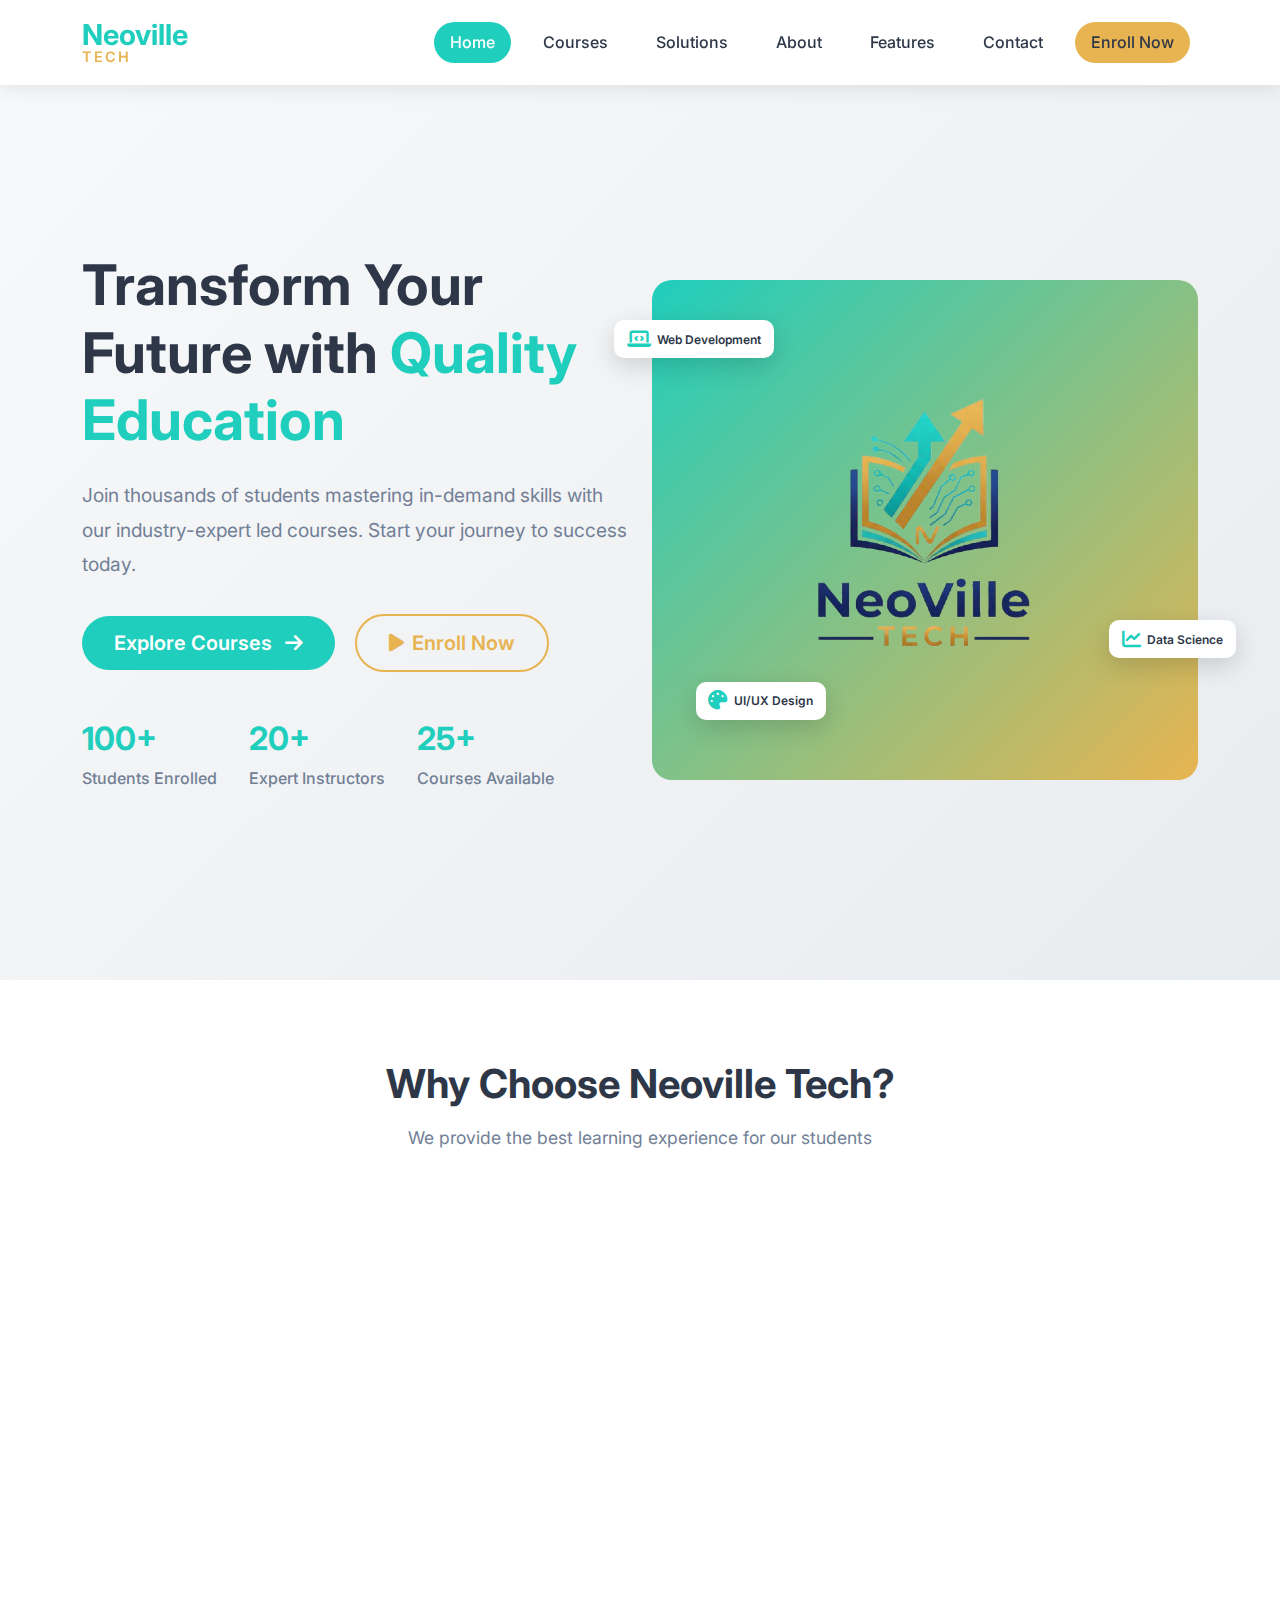
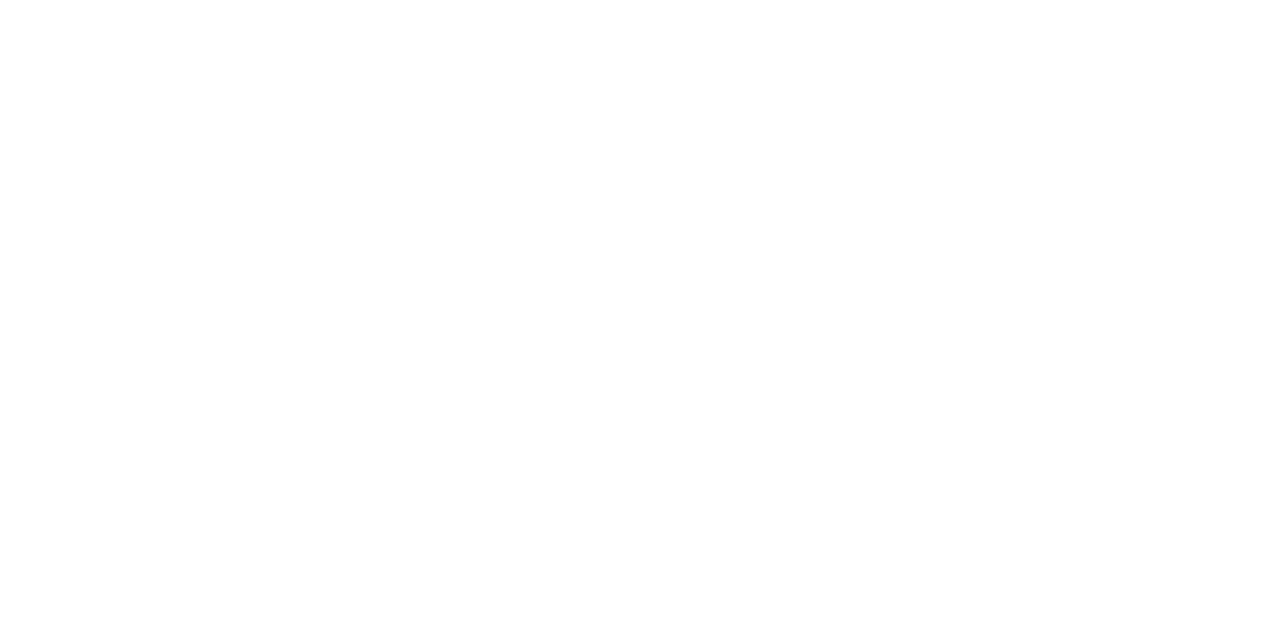
<file: index.html>
<!DOCTYPE html>
<html lang="en">
<head>
    <meta charset="UTF-8">
    <meta name="viewport" content="width=device-width, initial-scale=1.0">
    <title>Neoville Tech - Quality Education</title>
    
    <!-- Bootstrap CSS -->
    <link href="https://cdn.jsdelivr.net/npm/bootstrap@5.3.0/dist/css/bootstrap.min.css" rel="stylesheet">
    
    <!-- Font Awesome -->
    <link rel="stylesheet" href="https://cdnjs.cloudflare.com/ajax/libs/font-awesome/6.4.0/css/all.min.css">
    
    <!-- Google Fonts -->
    <link href="https://fonts.googleapis.com/css2?family=Inter:wght@300;400;500;600;700&display=swap" rel="stylesheet">
    
    <!-- Custom CSS -->
    <link rel="stylesheet" href="css/style.css">
</head>
<body>
    <!-- Navigation Bar -->
    <nav class="navbar navbar-expand-lg navbar-light fixed-top custom-navbar">
        <div class="container">
            <!-- Logo -->
            <a class="navbar-brand" href="assets/l1.png">
                <div class="logo-container">
                    <span class="logo-text">Neoville</span>
                    <span class="logo-subtext">TECH</span>
                </div>
            </a>
            
            <!-- Mobile Toggle -->
            <button class="navbar-toggler" type="button" data-bs-toggle="collapse" data-bs-target="#navbarNav">
                <span class="navbar-toggler-icon"></span>
            </button>
            
            <!-- Navigation Links -->
            <div class="collapse navbar-collapse" id="navbarNav">
                <ul class="navbar-nav ms-auto">
                    <li class="nav-item">
                        <a class="nav-link active" href="#home">Home</a>
                    </li>
                    <li class="nav-item">
                        <a class="nav-link" href="course.html">Courses</a>
                    </li>
                    <li class="nav-item">
        <a class="nav-link" href="solutions.html">Solutions</a>
    </li>
                    <li class="nav-item">
                        <a class="nav-link" href="about.html">About</a>
                    </li>
                    <li class="nav-item">
                        <a class="nav-link" href="#features">Features</a>
                    </li>
                    <li class="nav-item">
                        <a class="nav-link" href="contact.html">Contact</a>
                    </li>
                    <li class="nav-item">
                        <a class="nav-link btn-enroll" href="https://forms.gle/oSf9urSXXgbt8WV78">Enroll Now</a>
                    </li>
                </ul>
            </div>
        </div>
    </nav>

    <!-- Hero Section -->
    <section id="home" class="hero-section">
        <div class="container">
            <div class="row align-items-center min-vh-100">
                <div class="col-lg-6">
                    <div class="hero-content">
                        <h1 class="hero-title">
                            Transform Your Future with 
                            <span class="text-highlight">Quality Education</span>
                        </h1>
                        <p class="hero-description">
                            Join thousands of students mastering in-demand skills with our industry-expert led courses. 
                            Start your journey to success today.
                        </p>
                       <div class="hero-buttons">
  <a href="course.html" class="btn btn-primary btn-lg me-3">
    Explore Courses <i class="fas fa-arrow-right ms-2"></i>
  </a>

   <a href="https://forms.gle/oSf9urSXXgbt8WV78"  class="btn btn-outline-secondary btn-lg">
    <i class="fas fa-play me-2"></i>Enroll Now
    </a>
</div>
                        <div class="hero-stats mt-5">
                            <div class="stat-item">
                                <h3>100+</h3>
                                <p>Students Enrolled</p>
                            </div>
                            <div class="stat-item">
                                <h3>20+</h3>
                                <p>Expert Instructors</p>
                            </div>
                            <div class="stat-item">
                                <h3>25+</h3>
                                <p>Courses Available</p>
                            </div>
                        </div>
                    </div>
                </div>
                <div class="col-lg-6">
                    <div class="hero-image">
    <!-- Main content -->
    <div class="main-hero-img">
        <div class="graduation-cap-ontainer">
            <img src="assets/l1.png" 
             alt="Students learning programming at Neoville Tech"
             class="hero-main-img">
        </div>
    </div>
    
    <!-- Floating cards -->
    <div class="floating-card card-1">
        <i class="fas fa-laptop-code"></i>
        <span>Web Development</span>
    </div>
    <div class="floating-card card-2">
        <i class="fas fa-chart-line"></i>
        <span>Data Science</span>
    </div>
    <div class="floating-card card-3">
        <i class="fas fa-palette"></i>
        <span>UI/UX Design</span>
    </div>
</div>
                </div>
            </div>
        </div>
    </section>
<style>
.hero-image {
    position: relative;
    height: 500px;
    width: 100%;
}

.main-hero-img {
    width: 100%;
    height: 100%;
    background: linear-gradient(135deg, var(--primary-color), var(--secondary-color));
    border-radius: 20px;
    display: flex;
    align-items: center;
    justify-content: center;
    position: relative;
}

.graduation-cap-container {
    width: 90px;
    height: 90px;
    background: rgba(255, 255, 255, 0.1);
    border-radius: 50%;
    display: flex;
    align-items: center;
    justify-content: center;
    border: 2px solid rgba(255, 255, 255, 0.2);
}
 
.floating-card {
    position: absolute;
    background: white;
    padding: 0.6rem 0.8rem;
    border-radius: 10px;
    box-shadow: 0 8px 25px rgba(0, 0, 0, 0.15);
    display: flex;
    align-items: center;
    gap: 0.4rem;
    font-weight: 600;
    font-size: 0.75rem;
    z-index: 50;
    animation: float 3s ease-in-out infinite;
    min-width: 110px;
}

.card-1 { top: 8%; left: -7%; animation-delay: 0s; }
.card-2 { top: 68%; right: -7%; animation-delay: 1.5s; }
.card-3 { bottom: 12%; left: 8%; animation-delay: 0.8s; }

@keyframes float {
    0%, 100% { transform: translateY(0); }
    50% { transform: translateY(-12px); }
}</style>
    <!-- Features Section -->
    <section id="features" class="features-section">
        <div class="container">
            <div class="section-header text-center">
                <h2>Why Choose Neoville Tech?</h2>
                <p>We provide the best learning experience for our students</p>
            </div>
            <div class="row">
                <div class="col-md-4 feature-card">
                    <div class="feature-icon">
                        <i class="fas fa-user-tie"></i>
                    </div>
                    <h4>Expert Instructors</h4>
                    <p>Learn from industry professionals with years of experience</p>
                </div>
                <div class="col-md-4 feature-card">
                    <div class="feature-icon">
                        <i class="fas fa-certificate"></i>
                    </div>
                    <h4>Certification</h4>
                    <p>Get recognized certificates that boost your career</p>
                </div>
                <div class="col-md-4 feature-card">
                    <div class="feature-icon">
                        <i class="fas fa-briefcase"></i>
                    </div>
                    <h4>Career Support</h4>
                    <p>Get job placement assistance and career guidance</p>
                </div>
            </div>
        </div>
    </section>
    <!-- Contact Info & Social Section -->
<section class="contact-social-section">
    <div class="container">
        <div class="row">
            <!-- Company Info -->
            <div class="col-lg-4">
                <div class="company-info">
                    <div class="logo-container mb-4">
                        <span class="logo-text">Neoville</span>
                        <span class="logo-subtext">TECH</span>
                    </div>
                    <p class="company-description">
                        Transforming education through innovative learning solutions. 
                        Empowering students with industry-relevant skills for a brighter future.
                    </p>
                    <div class="contact-details">
                        <div class="contact-item">
                            <i class="fas fa-envelope"></i>
                            <span>neovilletech@gmail.com</span>
                        </div>
                        <div class="contact-item">
                            <i class="fas fa-phone"></i>
                            <span>+91 63742 29060</span>
                        </div>
                        <div class="contact-item">
                            <i class="fas fa-map-marker-alt"></i>
                            <span>4th cross victoria nagar, Pondicherry</span>
                        </div>
                    </div>
                </div>
            </div>

            <!-- Quick Links -->
            <div class="col-lg-2">
                <div class="quick-links">
                    <h5>Quick Links</h5>
                    <ul>
                        <li><a href="index.html">Home</a></li>
                        <li><a href="course.html">Courses</a></li>
                        <li><a href="about.html">About Us</a></li>
                        <li><a href="#features">Features</a></li>
                        <li><a href="contact.html">Contact</a></li>
                    </ul>
                </div>
            </div>

            <!-- Courses Links -->
            <div class="col-lg-3">
                <div class="courses-links">
                    <h5>Popular Courses</h5>
                    <ul>
                        <li><a href="course.html">Web Development</a></li>
                        <li><a href="course.html">Data Science</a></li>
                        <li><a href="course.html">UI/UX Design</a></li>
                        <li><a href="course.html">Digital Marketing</a></li>
                        <li><a href="course.html">Mobile Development</a></li>
                    </ul>
                </div>
            </div>

            <!-- Social Media -->
            <div class="col-lg-3">
                <div class="social-media">
                    <h5>Follow Us</h5>
                    <p>Stay connected with us on social media</p>
                    <div class="social-icons">
                        <a href="#" class="social-icon linkedin">
                            <i class="fab fa-linkedin-in"></i>
                        </a>
                        <a href="#" class="social-icon instagram">
                            <i class="fab fa-instagram"></i>
                        </a>
                        
                    </div>
                    
                    <!-- Newsletter -->
                    <div class="newsletter mt-4">
                        <h6>Newsletter</h6>
                        <p>Subscribe to get updates on new courses</p>
                        <div class="newsletter-form">
                            <input type="email" placeholder="Enter your email" class="form-control">
                            <button class="btn btn-primary mt-2">Enroll Now</button>
                        </div>
                    </div>
                </div>
            </div>
        </div>
        
        <!-- Copyright -->
        <div class="row mt-5">
            <div class="col-12">
                <div class="copyright text-center">
                    <p>&copy; 2024 Neoville Tech. All rights reserved. | <a href="#">Privacy Policy</a> | <a href="#">Terms of Service</a></p>
                </div>
            </div>
        </div>
    </div>
</section>

    <!-- Bootstrap JS -->
    <script src="https://cdn.jsdelivr.net/npm/bootstrap@5.3.0/dist/js/bootstrap.bundle.min.js"></script>
    
    <!-- Custom JS -->
    <script src="js/script.js"></script>
</body>
</html>
</file>
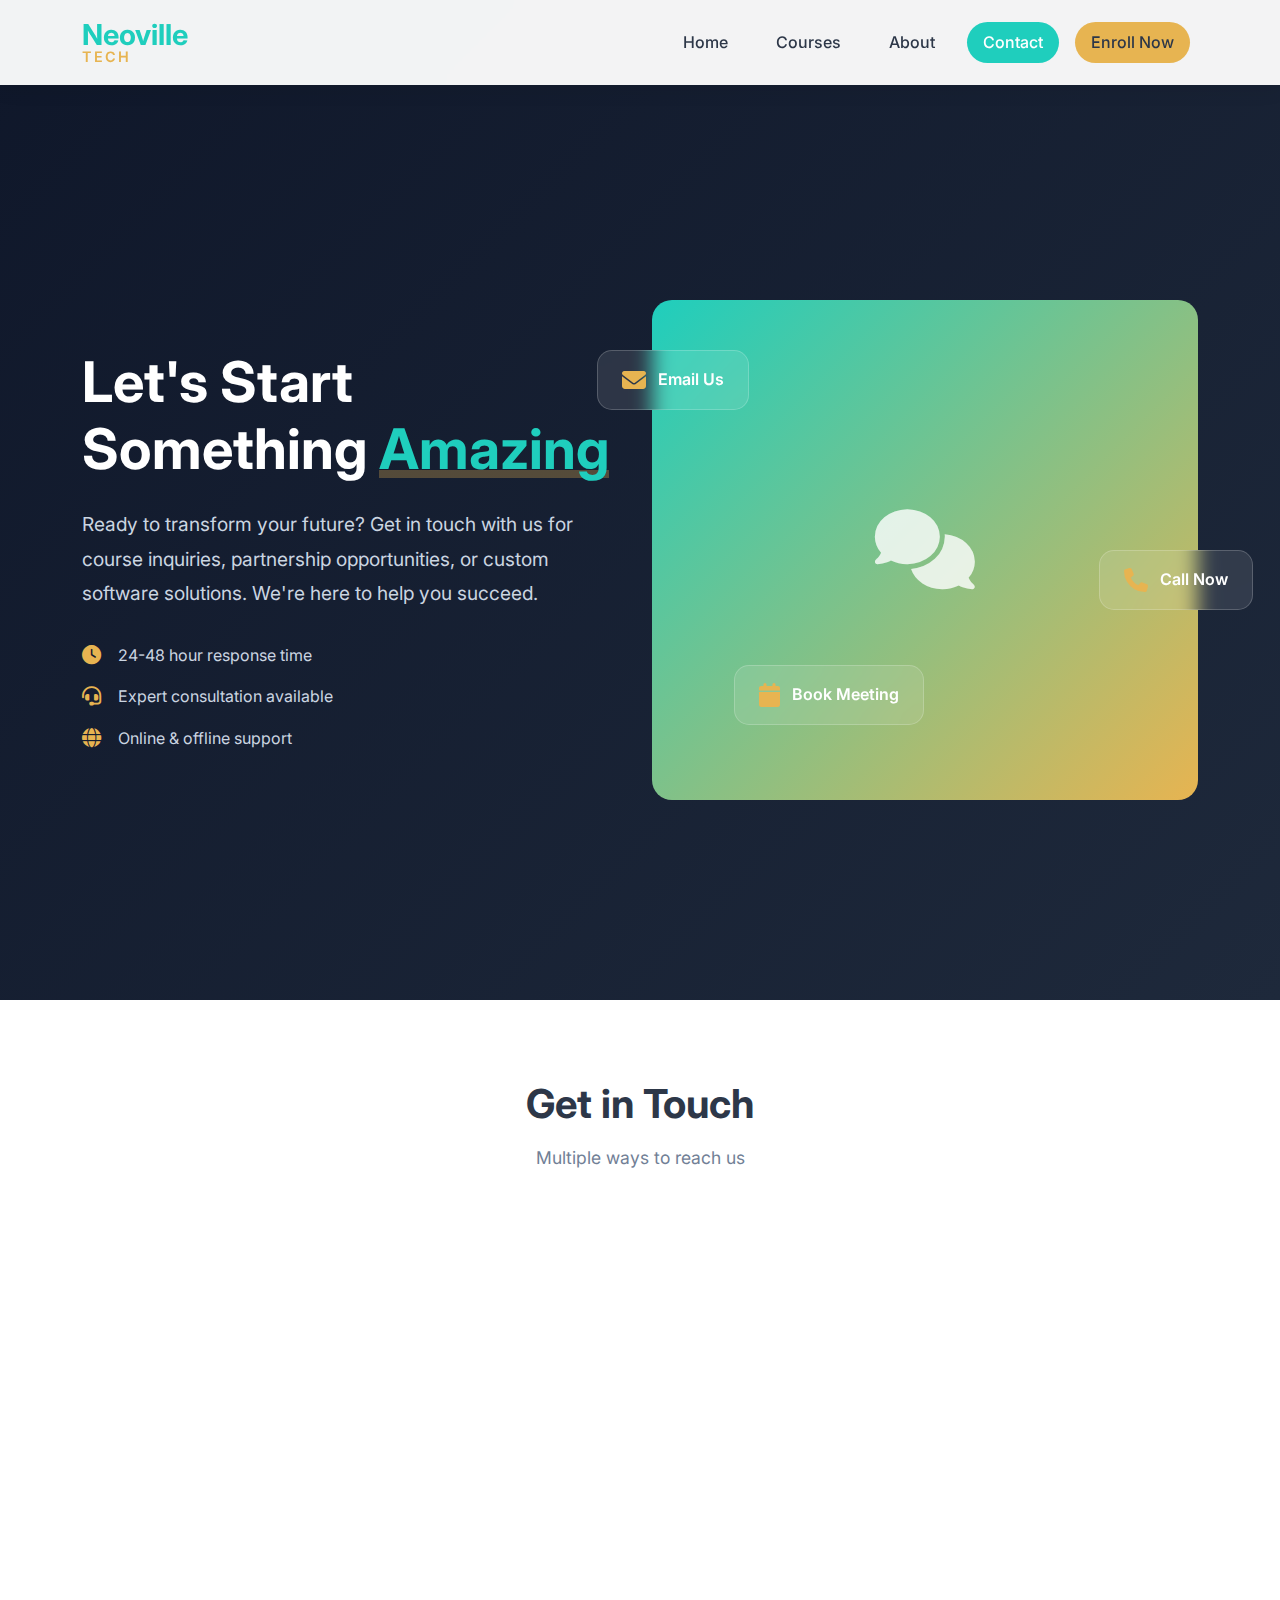
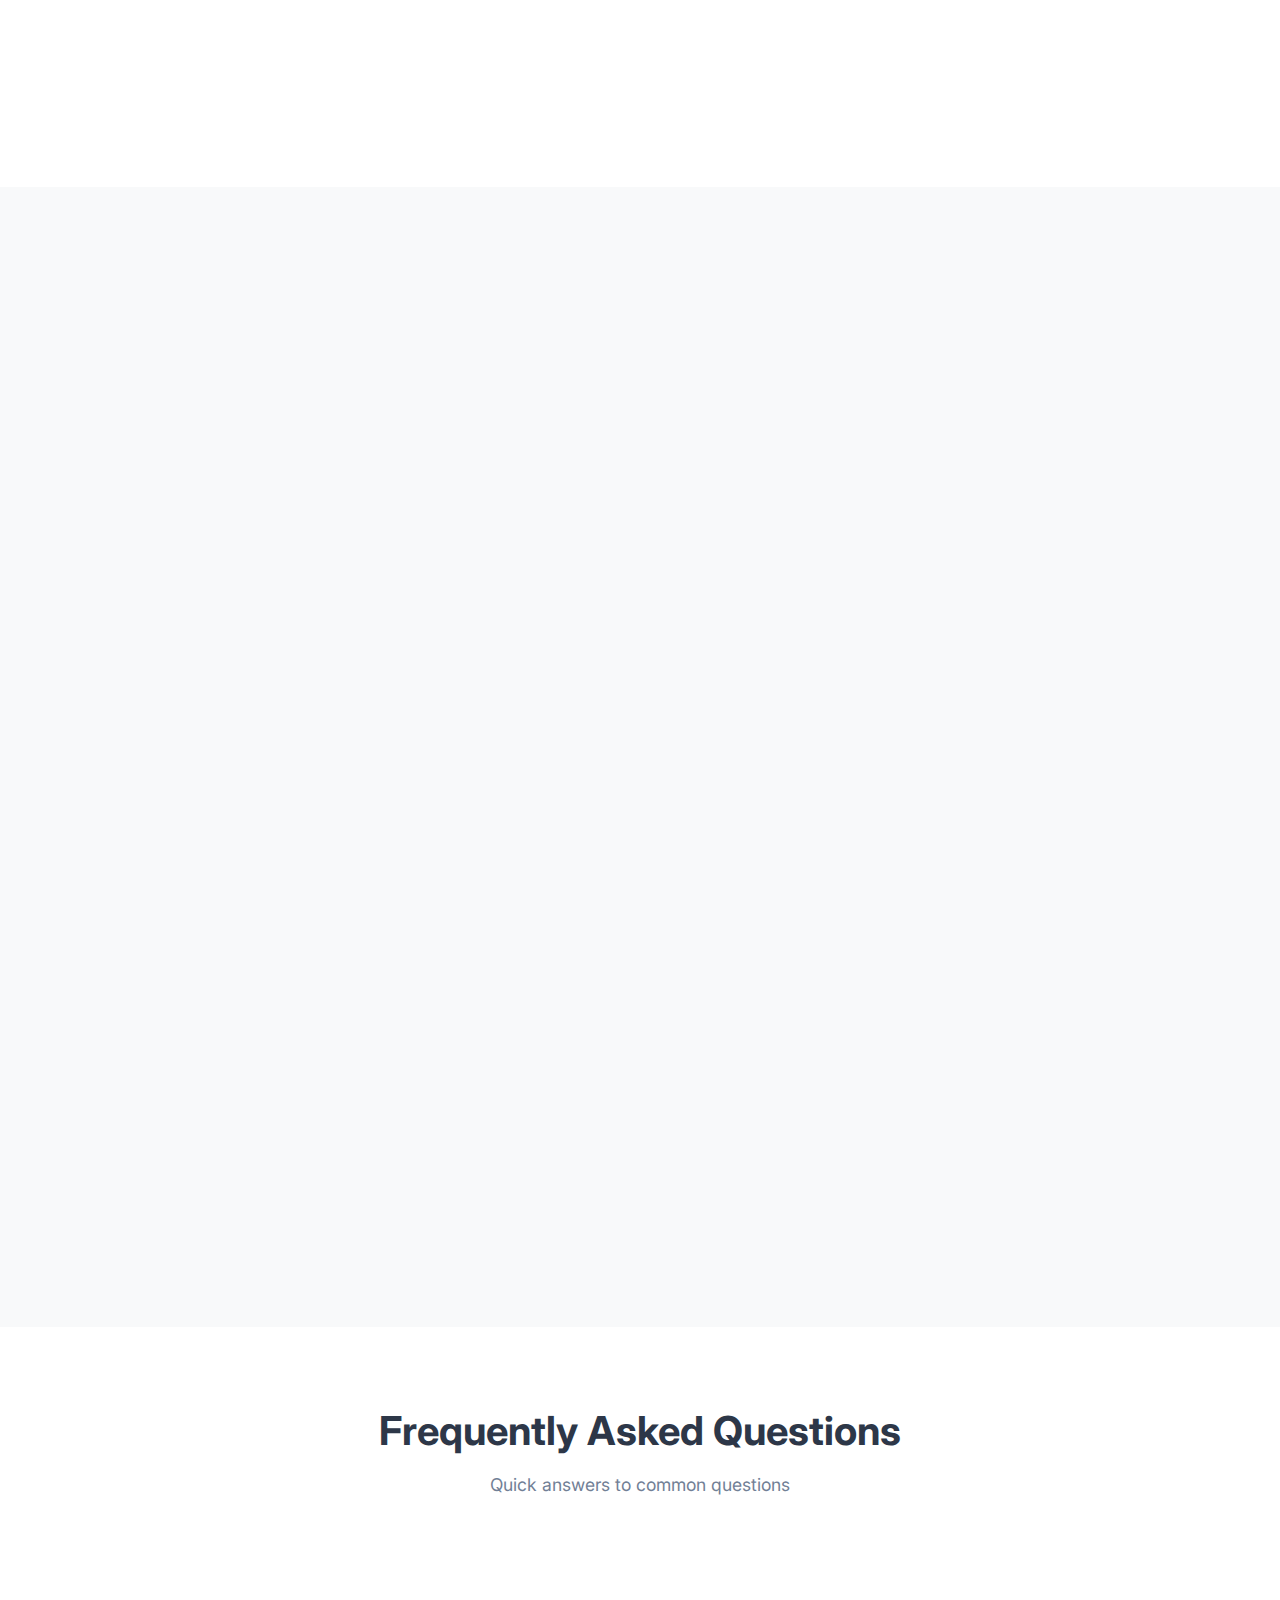
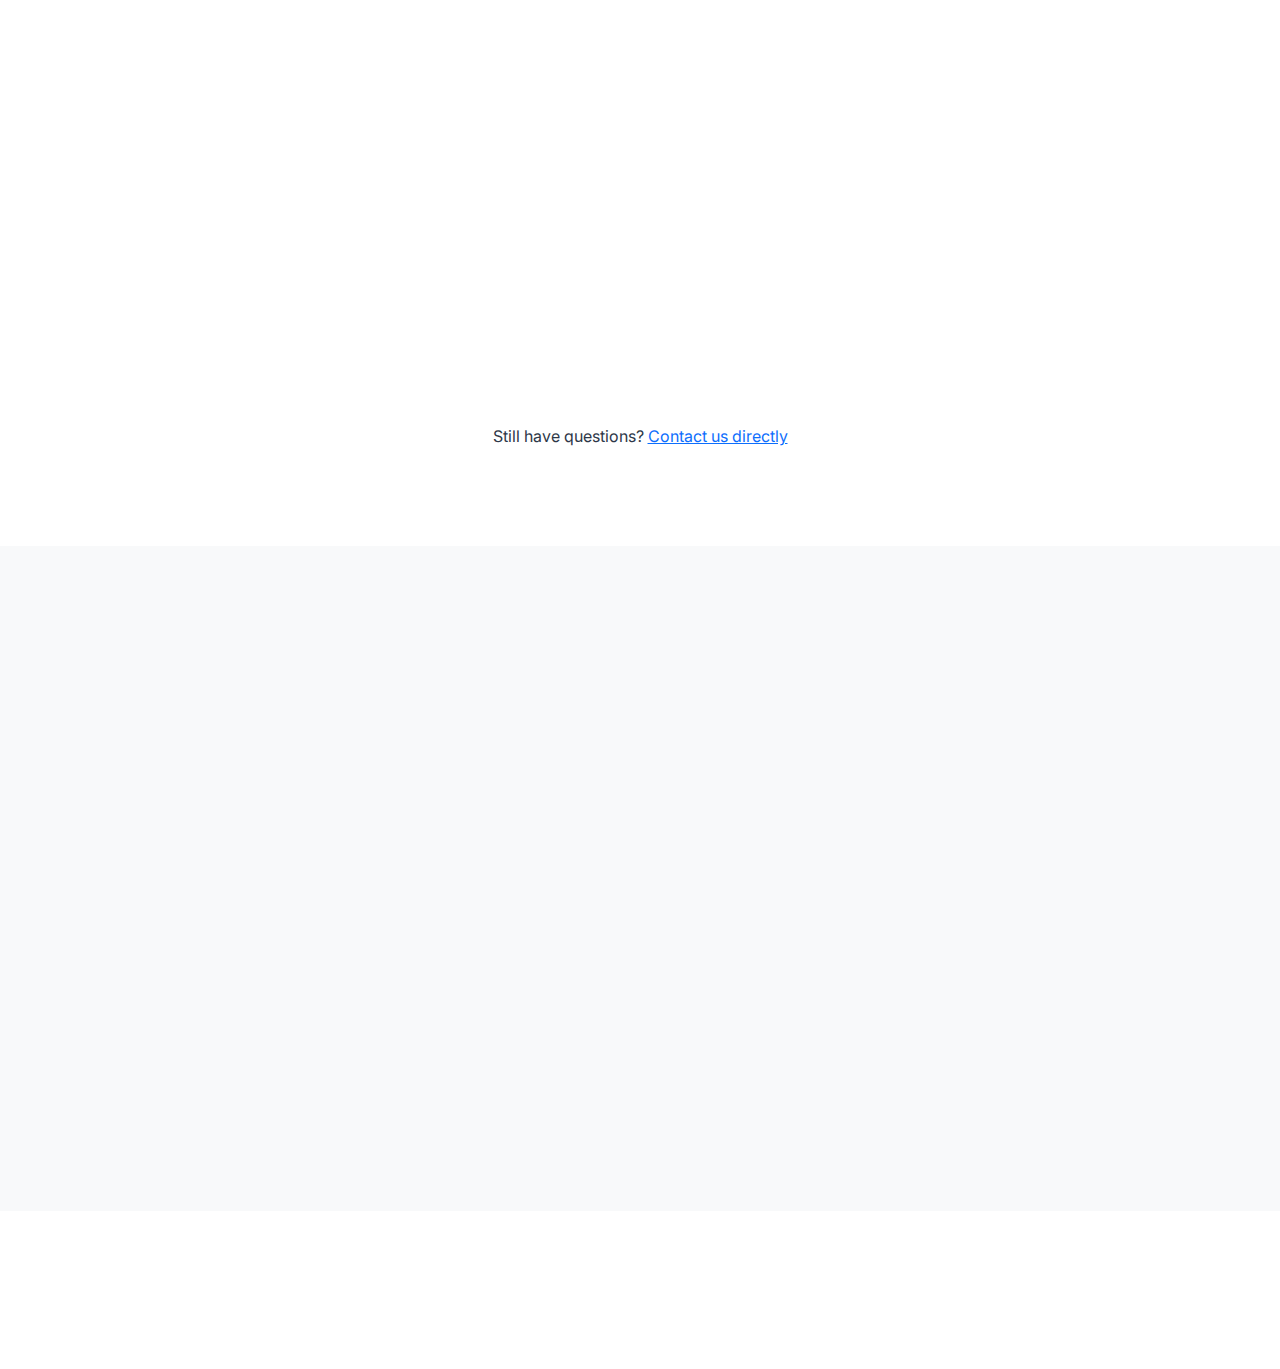
<file: contact.html>
<!DOCTYPE html>
<html lang="en">
<head>
    <meta charset="UTF-8">
    <meta name="viewport" content="width=device-width, initial-scale=1.0">
    <title>Contact Us - Neoville Tech | Get in Touch</title>
    
    <!-- Bootstrap CSS -->
    <link href="https://cdn.jsdelivr.net/npm/bootstrap@5.3.0/dist/css/bootstrap.min.css" rel="stylesheet">
    
    <!-- Font Awesome -->
    <link rel="stylesheet" href="https://cdnjs.cloudflare.com/ajax/libs/font-awesome/6.4.0/css/all.min.css">
    
    <!-- Google Fonts -->
    <link href="https://fonts.googleapis.com/css2?family=Inter:wght@300;400;500;600;700&display=swap" rel="stylesheet">
    
    <!-- Custom CSS -->
    <link rel="stylesheet" href="css/style.css">
    <link rel="stylesheet" href="css/contact.css">
</head>
<body>
    <!-- Navigation Bar -->
    <nav class="navbar navbar-expand-lg navbar-light fixed-top custom-navbar">
        <div class="container">
            <a class="navbar-brand" href="index.html">
                <div class="logo-container">
                    <span class="logo-text">Neoville</span>
                    <span class="logo-subtext">TECH</span>
                </div>
            </a>
            
            <button class="navbar-toggler" type="button" data-bs-toggle="collapse" data-bs-target="#navbarNav">
                <span class="navbar-toggler-icon"></span>
            </button>
            
            <div class="collapse navbar-collapse" id="navbarNav">
                <ul class="navbar-nav ms-auto">
                    <li class="nav-item">
                        <a class="nav-link" href="index.html">Home</a>
                    </li>
                    <li class="nav-item">
                        <a class="nav-link" href="courses.html">Courses</a>
                    </li>
                    <li class="nav-item">
                        <a class="nav-link" href="about.html">About</a>
                    </li>
                    <li class="nav-item">
                        <a class="nav-link active" href="contact.html">Contact</a>
                    </li>
                    <li class="nav-item">
                        <a class="nav-link btn-enroll" href="courses.html">Enroll Now</a>
                    </li>
                </ul>
            </div>
        </div>
    </nav>

    <!-- Contact Hero Section -->
    <section class="contact-hero">
        <div class="container">
            <div class="row align-items-center min-vh-100">
                <div class="col-lg-6">
                    <div class="hero-content">
                        <h1 class="hero-title">
                            Let's Start Something 
                            <span class="text-highlight">Amazing</span>
                        </h1>
                        <p class="hero-description">
                            Ready to transform your future? Get in touch with us for course inquiries, 
                            partnership opportunities, or custom software solutions. We're here to help you succeed.
                        </p>
                        <div class="contact-features">
                            <div class="feature-item">
                                <i class="fas fa-clock"></i>
                                <span>24-48 hour response time</span>
                            </div>
                            <div class="feature-item">
                                <i class="fas fa-headset"></i>
                                <span>Expert consultation available</span>
                            </div>
                            <div class="feature-item">
                                <i class="fas fa-globe"></i>
                                <span>Online & offline support</span>
                            </div>
                        </div>
                    </div>
                </div>
                <div class="col-lg-6">
                    <div class="hero-visual">
                        <div class="contact-method method-1">
                            <i class="fas fa-envelope"></i>
                            <span>Email Us</span>
                        </div>
                        <div class="contact-method method-2">
                            <i class="fas fa-phone"></i>
                            <span>Call Now</span>
                        </div>
                        <div class="contact-method method-3">
                            <i class="fas fa-calendar"></i>
                            <span>Book Meeting</span>
                        </div>
                        <div class="main-visual">
                            <div class="contact-graphic">
                                <i class="fas fa-comments"></i>
                            </div>
                        </div>
                    </div>
                </div>
            </div>
        </div>
    </section>

    <!-- Contact Methods Section -->
    <section class="contact-methods">
        <div class="container">
            <div class="section-header text-center">
                <h2>Get in Touch</h2>
                <p>Multiple ways to reach us</p>
            </div>
            
            <div class="row">
                <div class="col-lg-4">
                    <div class="method-card">
                        <div class="method-icon">
                            <i class="fas fa-envelope"></i>
                        </div>
                        <h4>Email Us</h4>
                        <p>Send us your queries and we'll get back to you within 24 hours</p>
                        <div class="contact-info">
                            <strong>neovilletech@gmail.com</strong>
                        </div>
                        <a href="mailto:info@neovilletech.com" class="btn btn-outline-primary">Send Email</a>
                    </div>
                </div>
                
                <div class="col-lg-4">
                    <div class="method-card">
                        <div class="method-icon">
                            <i class="fas fa-phone"></i>
                        </div>
                        <h4>Call Us</h4>
                        <p>Speak directly with our education consultants</p>
                        <div class="contact-info">
                            <strong>+91 6374229060</strong>
                            <br>
                            <small>Mon-Fri: 9AM-9PM</small>
                        </div>
                        <a href="tel:+91 6374229060" class="btn btn-outline-primary">Call Now</a>
                    </div>
                </div>
                
                <div class="col-lg-4">
                    <div class="method-card">
                        <div class="method-icon">
                            <i class="fas fa-map-marker-alt"></i>
                        </div>
                        <h4>Visit Us</h4>
                        <p>Meet us at our office for a personalized consultation</p>
                        <div class="contact-info">
                            <strong>Thirukkanur main Road</strong><br>
                            <span>Thirukkanur, Pondicherry</span><br>
                            <span>605501</span>
                        </div>
                        <button class="btn btn-outline-primary" onclick="openMap()">Get Directions</button>
                    </div>
                </div>
            </div>
        </div>
    </section>

    <!-- Inquiry Form Section -->
    <section class="inquiry-form">
        <div class="container">
            <div class="row">
                <div class="col-lg-8 mx-auto">
                    <div class="form-container">
                        <div class="form-header text-center">
                            <h2>Send Us a Message</h2>
                            <p>Fill out the form below and we'll get back to you soon</p>
                        </div>
                        
                        <form id="contactForm" class="contact-form">
                            <div class="form-tabs">
                                <button type="button" class="form-tab active" data-form="general">General Inquiry</button>
                                <button type="button" class="form-tab" data-form="course">Course Inquiry</button>
                                <button type="button" class="form-tab" data-form="business">Business Solution</button>
                            </div>
                            
                            <!-- General Inquiry Form -->
                            <div class="form-pane active" id="generalForm">
                                <div class="row">
                                    <div class="col-md-6">
                                        <div class="form-group">
                                            <label for="name">Full Name *</label>
                                            <input type="text" id="name" name="name" class="form-control" required>
                                            <div class="error-message"></div>
                                        </div>
                                    </div>
                                    <div class="col-md-6">
                                        <div class="form-group">
                                            <label for="email">Email Address *</label>
                                            <input type="email" id="email" name="email" class="form-control" required>
                                            <div class="error-message"></div>
                                        </div>
                                    </div>
                                </div>
                                
                                <div class="row">
                                    <div class="col-md-6">
                                        <div class="form-group">
                                            <label for="phone">Phone Number</label>
                                            <input type="tel" id="phone" name="phone" class="form-control">
                                            <div class="error-message"></div>
                                        </div>
                                    </div>
                                    <div class="col-md-6">
                                        <div class="form-group">
                                            <label for="subject">Subject *</label>
                                            <input type="text" id="subject" name="subject" class="form-control" required>
                                            <div class="error-message"></div>
                                        </div>
                                    </div>
                                </div>
                                
                                <div class="form-group">
                                    <label for="message">Message *</label>
                                    <textarea id="message" name="message" rows="5" class="form-control" placeholder="Tell us how we can help you..." required></textarea>
                                    <div class="error-message"></div>
                                </div>
                            </div>
                            
                            <!-- Course Inquiry Form -->
                            <div class="form-pane" id="courseForm">
                                <div class="row">
                                    <div class="col-md-6">
                                        <div class="form-group">
                                            <label for="courseName">Student Name *</label>
                                            <input type="text" id="courseName" name="courseName" class="form-control" required>
                                            <div class="error-message"></div>
                                        </div>
                                    </div>
                                    <div class="col-md-6">
                                        <div class="form-group">
                                            <label for="studentAge">Age/Grade *</label>
                                            <input type="text" id="studentAge" name="studentAge" class="form-control" placeholder="e.g., 14 years or Grade 9" required>
                                            <div class="error-message"></div>
                                        </div>
                                    </div>
                                </div>
                                
                                <div class="row">
                                    <div class="col-md-6">
                                        <div class="form-group">
                                            <label for="parentEmail">Parent/Guardian Email *</label>
                                            <input type="email" id="parentEmail" name="parentEmail" class="form-control" required>
                                            <div class="error-message"></div>
                                        </div>
                                    </div>
                                    <div class="col-md-6">
                                        <div class="form-group">
                                            <label for="parentPhone">Parent/Guardian Phone</label>
                                            <input type="tel" id="parentPhone" name="parentPhone" class="form-control">
                                            <div class="error-message"></div>
                                        </div>
                                    </div>
                                </div>
                                
                                <div class="form-group">
                                    <label for="interestArea">Area of Interest *</label>
                                    <select id="interestArea" name="interestArea" class="form-control" required>
                                        <option value="">Select an area</option>
                                        <option value="ai-robotics">AI & Robotics</option>
                                        <option value="web-development">Web Development</option>
                                        <option value="data-science">Data Science</option>
                                        <option value="cybersecurity">Cybersecurity</option>
                                        <option value="iot-embedded">IoT & Embedded Systems</option>
                                        <option value="stem">STEM Education</option>
                                        <option value="other">Other</option>
                                    </select>
                                    <div class="error-message"></div>
                                </div>
                                
                                <div class="form-group">
                                    <label for="courseMessage">Additional Information</label>
                                    <textarea id="courseMessage" name="courseMessage" rows="4" class="form-control" placeholder="Any specific requirements or questions..."></textarea>
                                    <div class="error-message"></div>
                                </div>
                            </div>
                            
                            <!-- Business Solution Form -->
                            <div class="form-pane" id="businessForm">
                                <div class="row">
                                    <div class="col-md-6">
                                        <div class="form-group">
                                            <label for="companyName">Company Name *</label>
                                            <input type="text" id="companyName" name="companyName" class="form-control" required>
                                            <div class="error-message"></div>
                                        </div>
                                    </div>
                                    <div class="col-md-6">
                                        <div class="form-group">
                                            <label for="contactPerson">Contact Person *</label>
                                            <input type="text" id="contactPerson" name="contactPerson" class="form-control" required>
                                            <div class="error-message"></div>
                                        </div>
                                    </div>
                                </div>
                                
                                <div class="row">
                                    <div class="col-md-6">
                                        <div class="form-group">
                                            <label for="businessEmail">Business Email *</label>
                                            <input type="email" id="businessEmail" name="businessEmail" class="form-control" required>
                                            <div class="error-message"></div>
                                        </div>
                                    </div>
                                    <div class="col-md-6">
                                        <div class="form-group">
                                            <label for="businessPhone">Business Phone</label>
                                            <input type="tel" id="businessPhone" name="businessPhone" class="form-control">
                                            <div class="error-message"></div>
                                        </div>
                                    </div>
                                </div>
                                
                                <div class="form-group">
                                    <label for="serviceType">Required Service *</label>
                                    <select id="serviceType" name="serviceType" class="form-control" required>
                                        <option value="">Select a service</option>
                                        <option value="web-app">Web Application Development</option>
                                        <option value="mobile-app">Mobile App Development</option>
                                        <option value="ecommerce">E-commerce Solution</option>
                                        <option value="custom-software">Custom Software</option>
                                        <option value="consultation">Technical Consultation</option>
                                        <option value="other">Other</option>
                                    </select>
                                    <div class="error-message"></div>
                                </div>
                                
                                <div class="form-group">
                                    <label for="projectDescription">Project Description *</label>
                                    <textarea id="projectDescription" name="projectDescription" rows="4" class="form-control" placeholder="Describe your project requirements, timeline, and budget..." required></textarea>
                                    <div class="error-message"></div>
                                </div>
                            </div>
                            
                            <div class="form-submit">
                                <button type="submit" class="btn btn-primary btn-lg">
                                    <i class="fas fa-paper-plane me-2"></i>
                                    Send Message
                                </button>
                                <div class="form-note">
                                    <small>* Required fields</small>
                                </div>
                            </div>
                        </form>
                    </div>
                </div>
            </div>
        </div>
    </section>

    <!-- FAQ Section -->
    <section class="faq-section">
        <div class="container">
            <div class="section-header text-center">
                <h2>Frequently Asked Questions</h2>
                <p>Quick answers to common questions</p>
            </div>
            
            <div class="row">
                <div class="col-lg-8 mx-auto">
                    <div class="accordion" id="faqAccordion">
                        <div class="accordion-item">
                            <h3 class="accordion-header">
                                <button class="accordion-button" type="button" data-bs-toggle="collapse" data-bs-target="#faq1">
                                    What age groups do you teach?
                                </button>
                            </h3>
                            <div id="faq1" class="accordion-collapse collapse show" data-bs-parent="#faqAccordion">
                                <div class="accordion-body">
                                    We offer programs for students from Grade 6 through college level and working professionals. Our school programs (Grade 6-9) focus on foundational tech skills, while college and professional programs offer advanced specializations.
                                </div>
                            </div>
                        </div>
                        
                        <div class="accordion-item">
                            <h3 class="accordion-header">
                                <button class="accordion-button collapsed" type="button" data-bs-toggle="collapse" data-bs-target="#faq2">
                                    Do you provide placement assistance?
                                </button>
                            </h3>
                            <div id="faq2" class="accordion-collapse collapse" data-bs-parent="#faqAccordion">
                                <div class="accordion-body">
                                    Yes! We have a dedicated placement cell that provides career guidance, resume building, interview preparation, and connects students with our partner companies for internships and job opportunities.
                                </div>
                            </div>
                        </div>
                        
                        <div class="accordion-item">
                            <h3 class="accordion-header">
                                <button class="accordion-button collapsed" type="button" data-bs-toggle="collapse" data-bs-target="#faq3">
                                    Can I schedule a demo class?
                                </button>
                            </h3>
                            <div id="faq3" class="accordion-collapse collapse" data-bs-parent="#faqAccordion">
                                <div class="accordion-body">
                                    Absolutely! We offer free demo classes for all our courses. You can schedule a demo by contacting us through the form above or calling us directly. This helps you experience our teaching methodology before enrolling.
                                </div>
                            </div>
                        </div>
                        
                        <div class="accordion-item">
                            <h3 class="accordion-header">
                                <button class="accordion-button collapsed" type="button" data-bs-toggle="collapse" data-bs-target="#faq4">
                                    What's the typical response time for business inquiries?
                                </button>
                            </h3>
                            <div id="faq4" class="accordion-collapse collapse" data-bs-parent="#faqAccordion">
                                <div class="accordion-body">
                                    We respond to business solution inquiries within 4-6 business hours. For complex project requirements, we schedule a discovery call within 24 hours to better understand your needs and provide a detailed proposal.
                                </div>
                            </div>
                        </div>
                    </div>
                    
                    <div class="text-center mt-4">
                        <p>Still have questions? <a href="https://forms.gle/DxixsWpYqD4o8Gms8" class="text-primary">Contact us directly</a></p>
                    </div>
                </div>
            </div>
        </div>
    </section>

    <!-- Map & Location Section -->
    <section class="location-section">
        <div class="container">
            <div class="row">
                <div class="col-lg-6">
                    <div class="location-info">
                        <h3>Visit Our Campus</h3>
                        <p>Come see our state-of-the-art learning facilities and meet our team in person.</p>
                        
                        <div class="location-details">
                            <div class="detail-item">
                                <i class="fas fa-map-marker-alt"></i>
                                <div>
                                    <strong>Address</strong>
                                    <p>Thirukkanur main Road<br>Thirukkanur, Pondicherry. 605501</p>
                                </div>
                            </div>
                            
                            <div class="detail-item">
                                <i class="fas fa-clock"></i>
                                <div>
                                    <strong>Office Hours</strong>
                                    <p>Monday - Friday: 9:00 AM - 9:00 PM<br>Saturday: 10:00 AM - 8:00 PM</p>
                                </div>
                            </div>
                            
                             
                        </div>
                        
                        <div class="location-actions">
                            <button class="btn btn-primary" onclick="openMap()">
                                <i class="fas fa-directions me-2"></i>
                                Get Directions
                            </button>
                            <button class="btn btn-outline-primary" onclick="downloadBrochure()">
                                <i class="fas fa-download me-2"></i>
                                Download Brochure
                            </button>
                        </div>
                    </div>
                </div>
                
                 
            </div>
        </div>
    </section>

    <!-- Contact & Social Section -->
    <section class="contact-social-section">
        <!-- Same as index.html -->
    </section>

    <!-- Bootstrap JS -->
    <script src="https://cdn.jsdelivr.net/npm/bootstrap@5.3.0/dist/js/bootstrap.bundle.min.js"></script>
    
    <!-- Custom JS -->
    <script src="js/script.js"></script>
    <script src="js/contact.js"></script>
</body>
</html>
</file>
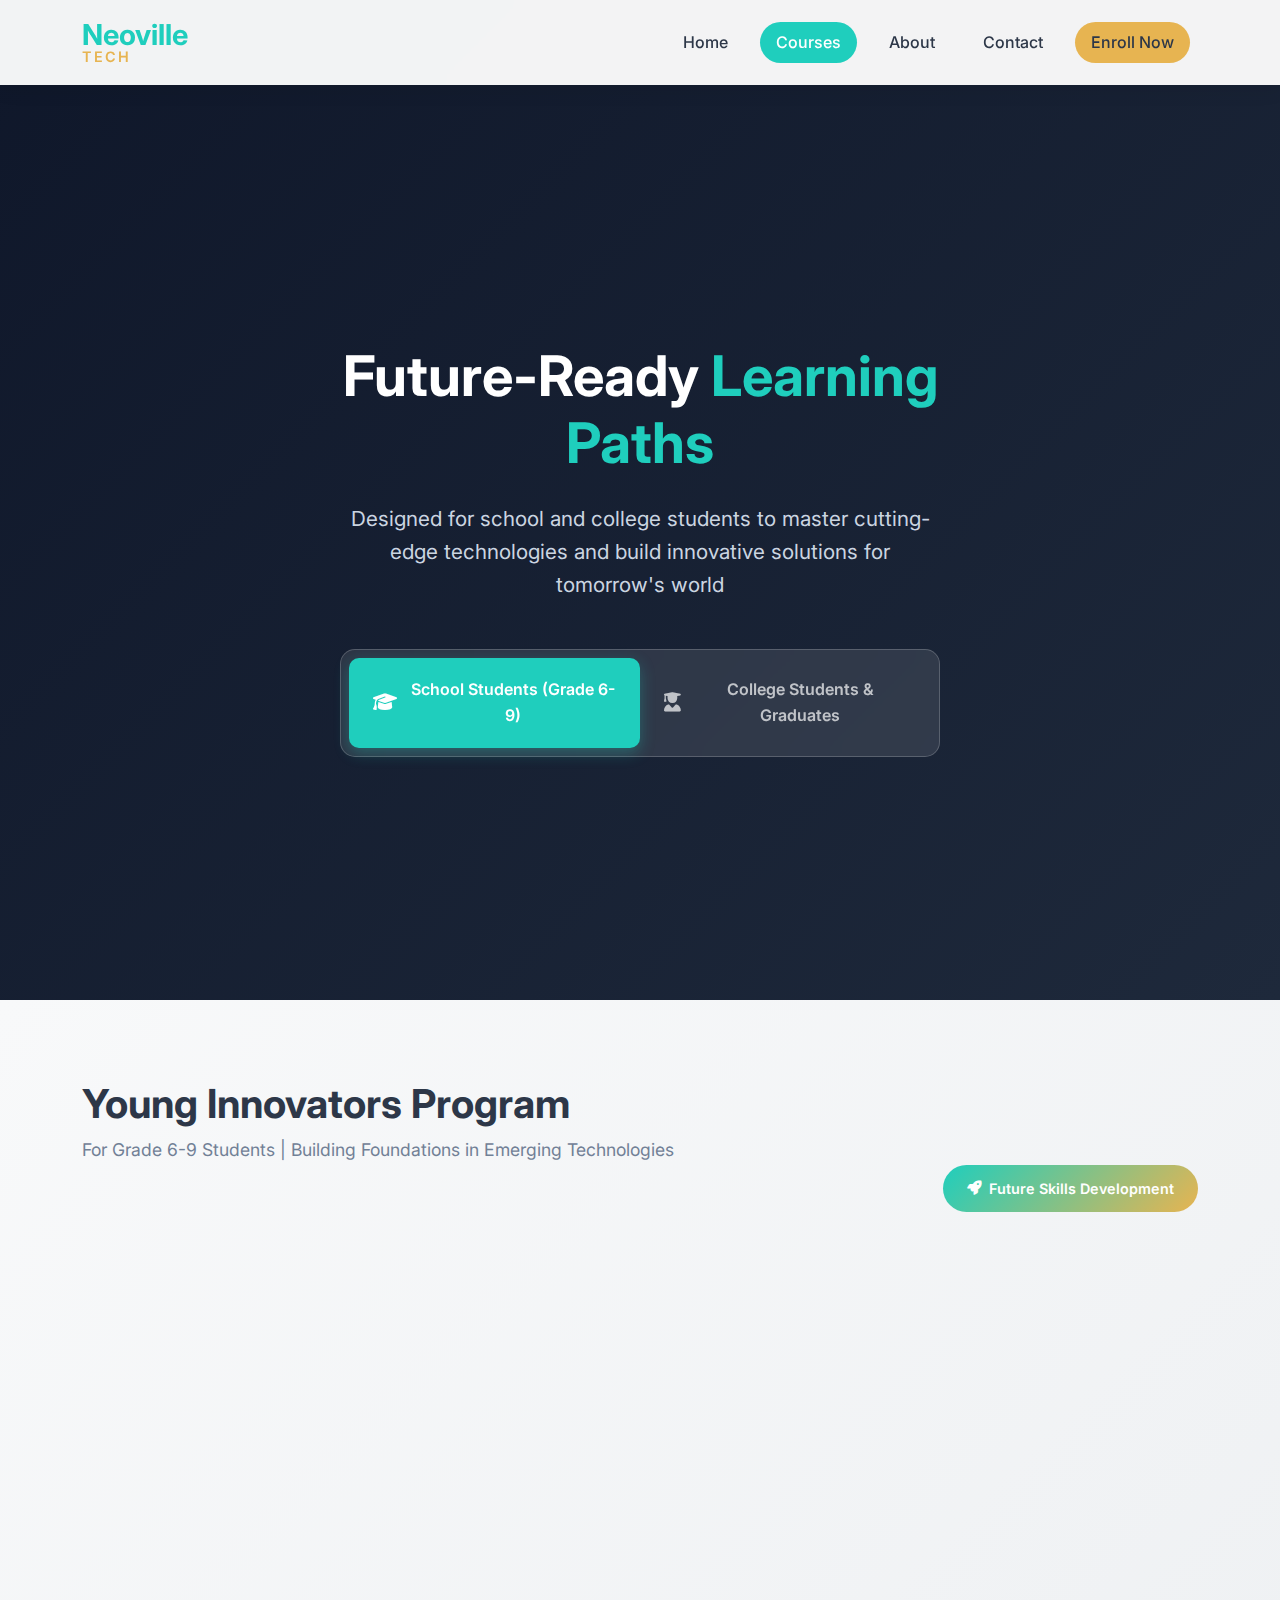
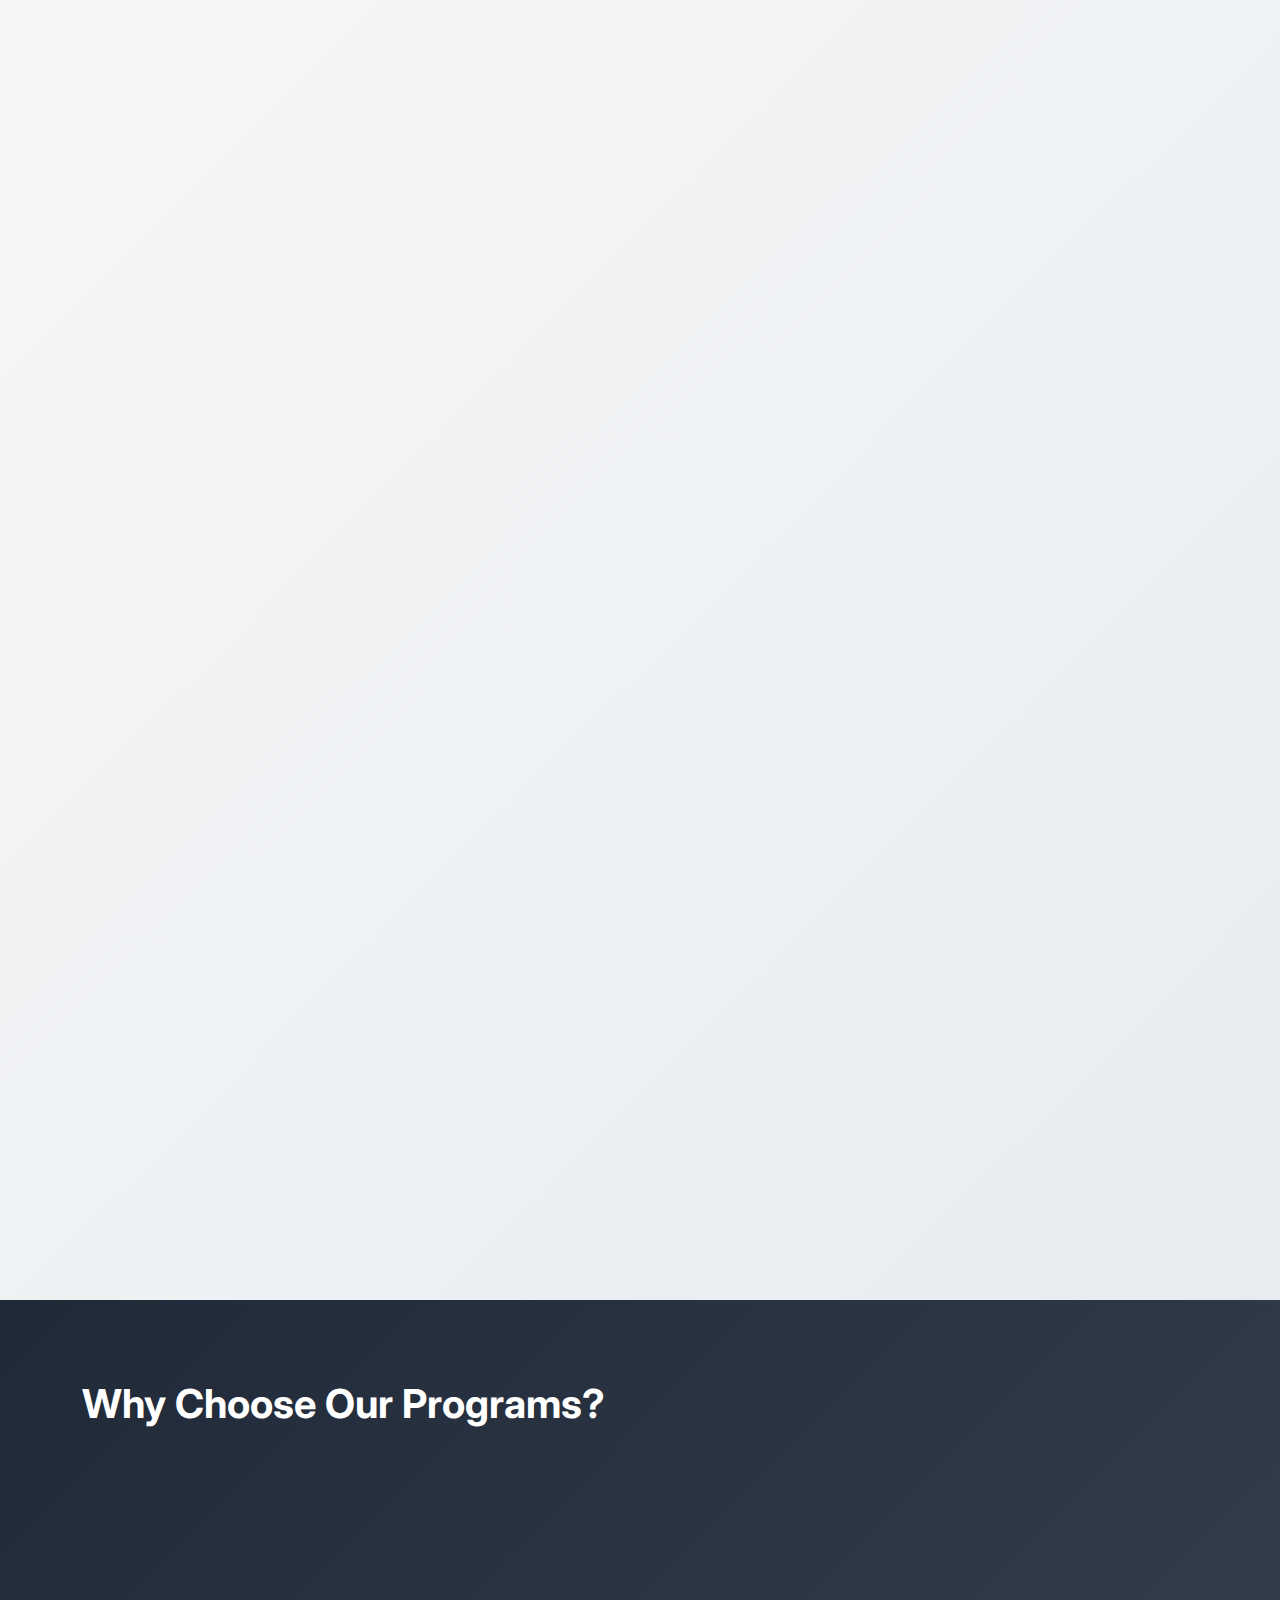
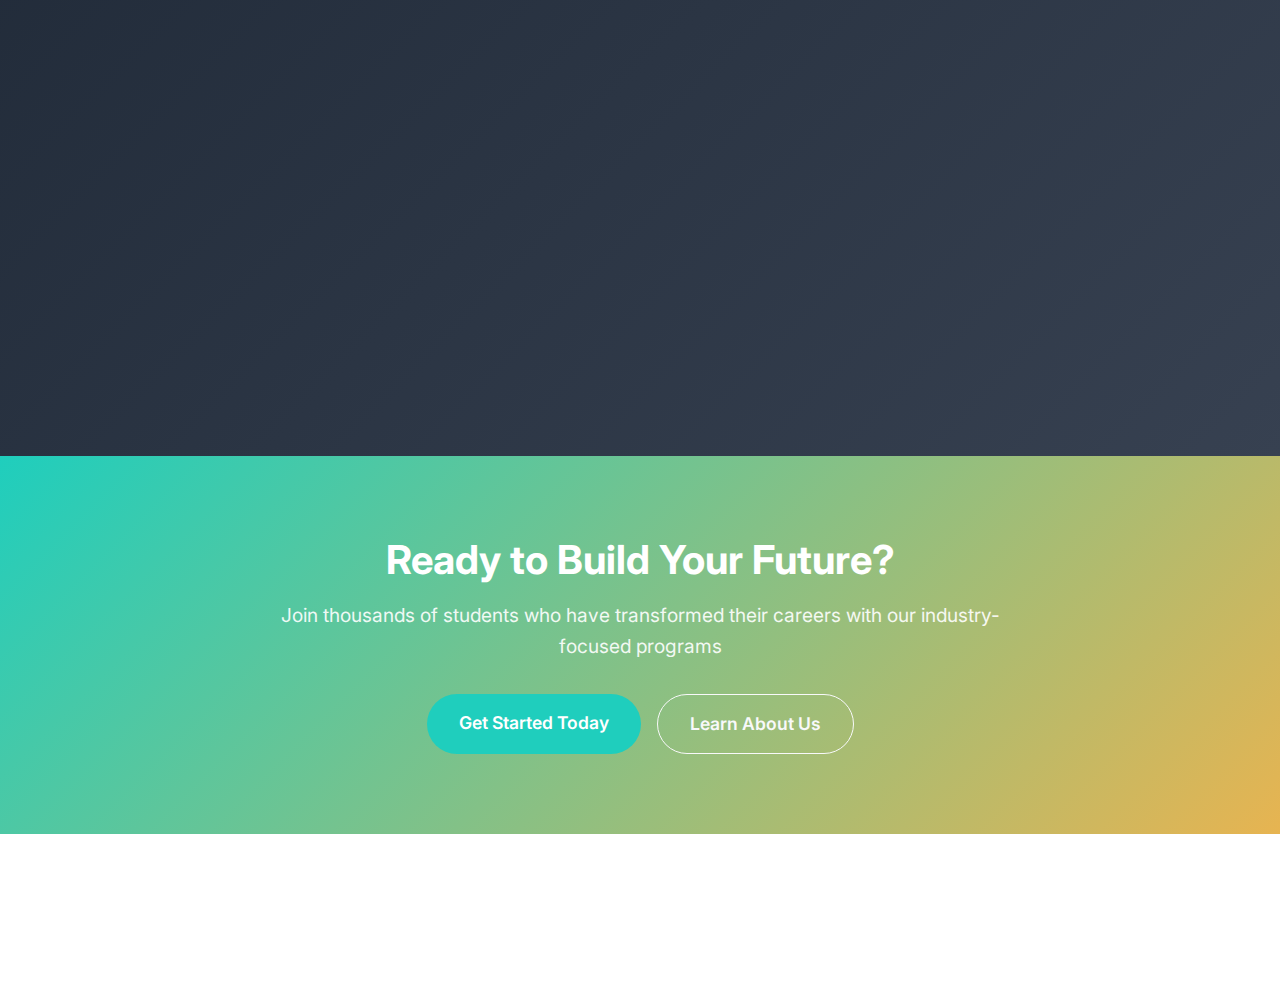
<file: course.html>
<!DOCTYPE html>
<html lang="en">
<head>
    <meta charset="UTF-8">
    <meta name="viewport" content="width=device-width, initial-scale=1.0">
    <title>Our Courses - Neoville Tech | Future-Ready Education</title>
    
    <!-- Bootstrap CSS -->
    <link href="https://cdn.jsdelivr.net/npm/bootstrap@5.3.0/dist/css/bootstrap.min.css" rel="stylesheet">
    
    <!-- Font Awesome -->
    <link rel="stylesheet" href="https://cdnjs.cloudflare.com/ajax/libs/font-awesome/6.4.0/css/all.min.css">
    
    <!-- Google Fonts -->
    <link href="https://fonts.googleapis.com/css2?family=Inter:wght@300;400;500;600;700&display=swap" rel="stylesheet">
    
    <!-- Custom CSS -->
    <link rel="stylesheet" href="css/style.css">
    <link rel="stylesheet" href="css/courses.css">
</head>
<body>
    <!-- Navigation Bar -->
    <nav class="navbar navbar-expand-lg navbar-light fixed-top custom-navbar">
        <div class="container">
            <a class="navbar-brand" href="index.html">
                <div class="logo-container">
                    <span class="logo-text">Neoville</span>
                    <span class="logo-subtext">TECH</span>
                </div>
            </a>
            
            <button class="navbar-toggler" type="button" data-bs-toggle="collapse" data-bs-target="#navbarNav">
                <span class="navbar-toggler-icon"></span>
            </button>
            
            <div class="collapse navbar-collapse" id="navbarNav">
                <ul class="navbar-nav ms-auto">
                    <li class="nav-item">
                        <a class="nav-link" href="index.html">Home</a>
                    </li>
                    <li class="nav-item">
                        <a class="nav-link active" href="courses.html">Courses</a>
                    </li>
                    <li class="nav-item">
                        <a class="nav-link" href="about.html">About</a>
                    </li>
                    <li class="nav-item">
                        <a class="nav-link" href="contact.html">Contact</a>
                    </li>
                    <li class="nav-item">
                        <a class="nav-link btn-enroll" href="contact.html">Enroll Now</a>
                    </li>
                </ul>
            </div>
        </div>
    </nav>

    <!-- Courses Hero Section -->
    <section class="courses-hero">
        <div class="container">
            <div class="row align-items-center min-vh-100">
                <div class="col-lg-8 mx-auto text-center">
                    <h1 class="courses-title">
                        Future-Ready 
                        <span class="text-highlight">Learning Paths</span>
                    </h1>
                    <p class="courses-subtitle">
                        Designed for school and college students to master cutting-edge technologies 
                        and build innovative solutions for tomorrow's world
                    </p>
                    
                    <!-- Audience Selector -->
                    <div class="audience-selector">
                        <div class="selector-tabs">
                            <button class="selector-tab active" data-audience="school">
                                <i class="fas fa-graduation-cap"></i>
                                School Students (Grade 6-9)
                            </button>
                            <button class="selector-tab" data-audience="college">
                                <i class="fas fa-user-graduate"></i>
                                College Students & Graduates
                            </button>
                        </div>
                    </div>
                </div>
            </div>
        </div>
    </section>

    <!-- School Students Courses -->
    <section class="courses-section school-courses active">
        <div class="container">
            <div class="section-header">
                <div class="row align-items-end">
                    <div class="col-lg-8">
                        <h2>Young Innovators Program</h2>
                        <p class="section-subtitle">For Grade 6-9 Students | Building Foundations in Emerging Technologies</p>
                    </div>
                    <div class="col-lg-4 text-lg-end">
                        <div class="program-badge">
                            <i class="fas fa-rocket"></i>
                            <span>Future Skills Development</span>
                        </div>
                    </div>
                </div>
            </div>

            <div class="program-features">
                <div class="feature-grid">
                    <div class="feature-item">
                        <i class="fas fa-brain"></i>
                        <span>Critical Thinking</span>
                    </div>
                    <div class="feature-item">
                        <i class="fas fa-lightbulb"></i>
                        <span>Creativity</span>
                    </div>
                    <div class="feature-item">
                        <i class="fas fa-puzzle-piece"></i>
                        <span>Problem Solving</span>
                    </div>
                    <div class="feature-item">
                        <i class="fas fa-users"></i>
                        <span>Collaboration</span>
                    </div>
                </div>
            </div>

            <div class="courses-grid">
                <!-- AI & Robotics Course -->
                <div class="course-card featured">
                    <div class="course-header">
                        <div class="course-category">AI & Robotics</div>
                        <div class="course-badge">Most Popular</div>
                    </div>
                    <div class="course-icon">
                        <i class="fas fa-robot"></i>
                    </div>
                    <h3 class="course-title">AI & Robotics Fundamentals</h3>
                    <p class="course-description">
                        Introduction to artificial intelligence, machine learning, and robotics. 
                        Build your first AI-powered robot and understand how machines learn.
                    </p>
                    <div class="course-details">
                        <div class="detail-item">
                            <i class="fas fa-clock"></i>
                            <span>4 Months</span>
                        </div>
                        <div class="detail-item">
                            <i class="fas fa-signal"></i>
                            <span>Beginner</span>
                        </div>
                        <div class="detail-item">
                            <i class="fas fa-tasks"></i>
                            <span>Hands-on Projects</span>
                        </div>
                    </div>
                    <div class="course-skills">
                        <span class="skill-tag">Machine Learning</span>
                        <span class="skill-tag">Python</span>
                        <span class="skill-tag">Robotics</span>
                    </div>
                    <div class="course-actions">
                        <button class="btn-enroll" onclick="enrollCourse('AI & Robotics Fundamentals', 'school')">
                            <i class="fas fa-rocket"></i>
                            Start Learning
                        </button>
                        <button class="btn-outline" onclick="viewCourseDetails('ai-robotics')">
                            <i class="fas fa-info-circle"></i>
                            Details
                        </button>
                    </div>
                </div>

                <!-- Drone Technology -->
                <div class="course-card">
                    <div class="course-header">
                        <div class="course-category">Emerging Tech</div>
                        <div class="course-badge">New</div>
                    </div>
                    <div class="course-icon">
                        <i class="fas fa-drone"></i>
                    </div>
                    <h3 class="course-title">Drone Technology & Programming</h3>
                    <p class="course-description">
                        Learn drone mechanics, aerodynamics, and programming. 
                        Code flight patterns and understand aerial robotics applications.
                    </p>
                    <div class="course-details">
                        <div class="detail-item">
                            <i class="fas fa-clock"></i>
                            <span>3 Months</span>
                        </div>
                        <div class="detail-item">
                            <i class="fas fa-signal"></i>
                            <span>Beginner</span>
                        </div>
                        <div class="detail-item">
                            <i class="fas fa-tasks"></i>
                            <span>Flight Simulations</span>
                        </div>
                    </div>
                    <div class="course-skills">
                        <span class="skill-tag">Aerodynamics</span>
                        <span class="skill-tag">Programming</span>
                        <span class="skill-tag">Electronics</span>
                    </div>
                    <div class="course-actions">
                        <button class="btn-enroll" onclick="enrollCourse('Drone Technology & Programming', 'school')">
                            <i class="fas fa-rocket"></i>
                            Start Learning
                        </button>
                        <button class="btn-outline" onclick="viewCourseDetails('drone-tech')">
                            <i class="fas fa-info-circle"></i>
                            Details
                        </button>
                    </div>
                </div>

                <!-- IoT & Embedded Systems -->
                <div class="course-card">
                    <div class="course-header">
                        <div class="course-category">IoT</div>
                    </div>
                    <div class="course-icon">
                        <i class="fas fa-microchip"></i>
                    </div>
                    <h3 class="course-title">IoT & Embedded Systems</h3>
                    <p class="course-description">
                        Create smart devices and understand Internet of Things. 
                        Build connected systems with sensors and microcontrollers.
                    </p>
                    <div class="course-details">
                        <div class="detail-item">
                            <i class="fas fa-clock"></i>
                            <span>5 Months</span>
                        </div>
                        <div class="detail-item">
                            <i class="fas fa-signal"></i>
                            <span>Intermediate</span>
                        </div>
                        <div class="detail-item">
                            <i class="fas fa-tasks"></i>
                            <span>Hardware Projects</span>
                        </div>
                    </div>
                    <div class="course-skills">
                        <span class="skill-tag">Arduino</span>
                        <span class="skill-tag">Sensors</span>
                        <span class="skill-tag">Networking</span>
                    </div>
                    <div class="course-actions">
                        <button class="btn-enroll" onclick="enrollCourse('IoT & Embedded Systems', 'school')">
                            <i class="fas fa-rocket"></i>
                            Start Learning
                        </button>
                        <button class="btn-outline" onclick="viewCourseDetails('iot-embedded')">
                            <i class="fas fa-info-circle"></i>
                            Details
                        </button>
                    </div>
                </div>

                <!-- Generative AI -->
                <div class="course-card">
                    <div class="course-header">
                        <div class="course-category">AI</div>
                        <div class="course-badge">Trending</div>
                    </div>
                    <div class="course-icon">
                        <i class="fas fa-magic"></i>
                    </div>
                    <h3 class="course-title">Generative AI & Creative Computing</h3>
                    <p class="course-description">
                        Explore AI that creates art, music, and stories. 
                        Understand how generative models work and create your own AI art.
                    </p>
                    <div class="course-details">
                        <div class="detail-item">
                            <i class="fas fa-clock"></i>
                            <span>4 Months</span>
                        </div>
                        <div class="detail-item">
                            <i class="fas fa-signal"></i>
                            <span>Beginner</span>
                        </div>
                        <div class="detail-item">
                            <i class="fas fa-tasks"></i>
                            <span>Creative Projects</span>
                        </div>
                    </div>
                    <div class="course-skills">
                        <span class="skill-tag">Creative AI</span>
                        <span class="skill-tag">Neural Networks</span>
                        <span class="skill-tag">Digital Art</span>
                    </div>
                    <div class="course-actions">
                        <button class="btn-enroll" onclick="enrollCourse('Generative AI & Creative Computing', 'school')">
                            <i class="fas fa-rocket"></i>
                            Start Learning
                        </button>
                        <button class="btn-outline" onclick="viewCourseDetails('generative-ai')">
                            <i class="fas fa-info-circle"></i>
                            Details
                        </button>
                    </div>
                </div>

                <!-- Web Development -->
                <div class="course-card">
                    <div class="course-header">
                        <div class="course-category">Development</div>
                    </div>
                    <div class="course-icon">
                        <i class="fas fa-laptop-code"></i>
                    </div>
                    <h3 class="course-title">Web Development & Design</h3>
                    <p class="course-description">
                        Learn to build modern websites with HTML, CSS, and JavaScript. 
                        Create interactive web applications and understand web design principles.
                    </p>
                    <div class="course-details">
                        <div class="detail-item">
                            <i class="fas fa-clock"></i>
                            <span>4 Months</span>
                        </div>
                        <div class="detail-item">
                            <i class="fas fa-signal"></i>
                            <span>Beginner</span>
                        </div>
                        <div class="detail-item">
                            <i class="fas fa-tasks"></i>
                            <span>Website Projects</span>
                        </div>
                    </div>
                    <div class="course-skills">
                        <span class="skill-tag">HTML/CSS</span>
                        <span class="skill-tag">JavaScript</span>
                        <span class="skill-tag">UI/UX</span>
                    </div>
                    <div class="course-actions">
                        <button class="btn-enroll" onclick="enrollCourse('Web Development & Design', 'school')">
                            <i class="fas fa-rocket"></i>
                            Start Learning
                        </button>
                        <button class="btn-outline" onclick="viewCourseDetails('web-dev')">
                            <i class="fas fa-info-circle"></i>
                            Details
                        </button>
                    </div>
                </div>

                <!-- Neuroscience & AI -->
                <div class="course-card">
                    <div class="course-header">
                        <div class="course-category">Interdisciplinary</div>
                    </div>
                    <div class="course-icon">
                        <i class="fas fa-brain"></i>
                    </div>
                    <h3 class="course-title">Neuroscience & AI Connections</h3>
                    <p class="course-description">
                        Explore how the human brain inspires artificial intelligence. 
                        Understand neural networks through neuroscience principles.
                    </p>
                    <div class="course-details">
                        <div class="detail-item">
                            <i class="fas fa-clock"></i>
                            <span>3 Months</span>
                        </div>
                        <div class="detail-item">
                            <i class="fas fa-signal"></i>
                            <span>Intermediate</span>
                        </div>
                        <div class="detail-item">
                            <i class="fas fa-tasks"></i>
                            <span>Research Projects</span>
                        </div>
                    </div>
                    <div class="course-skills">
                        <span class="skill-tag">Neuroscience</span>
                        <span class="skill-tag">AI Ethics</span>
                        <span class="skill-tag">Cognitive Science</span>
                    </div>
                    <div class="course-actions">
                        <button class="btn-enroll" onclick="enrollCourse('Neuroscience & AI Connections', 'school')">
                            <i class="fas fa-rocket"></i>
                            Start Learning
                        </button>
                        <button class="btn-outline" onclick="viewCourseDetails('neuroscience-ai')">
                            <i class="fas fa-info-circle"></i>
                            Details
                        </button>
                    </div>
                </div>
            </div>
        </div>
    </section>

    <!-- College Students Courses -->
    <section class="courses-section college-courses">
        <div class="container">
            <div class="section-header">
                <div class="row align-items-end">
                    <div class="col-lg-8">
                        <h2>Career Accelerator Program</h2>
                        <p class="section-subtitle">For College Students & Graduates | Industry-Ready Technical Skills</p>
                    </div>
                    <div class="col-lg-4 text-lg-end">
                        <div class="program-badge">
                            <i class="fas fa-briefcase"></i>
                            <span>Industry Focused</span>
                        </div>
                    </div>
                </div>
            </div>

            <div class="program-features">
                <div class="feature-grid">
                    <div class="feature-item">
                        <i class="fas fa-code"></i>
                        <span>Advanced Programming</span>
                    </div>
                    <div class="feature-item">
                        <i class="fas fa-database"></i>
                        <span>Data Systems</span>
                    </div>
                    <div class="feature-item">
                        <i class="fas fa-shield-alt"></i>
                        <span>Security</span>
                    </div>
                    <div class="feature-item">
                        <i class="fas fa-cloud"></i>
                        <span>Cloud Technologies</span>
                    </div>
                </div>
            </div>

            <div class="courses-grid">
                <!-- Full Stack Development -->
                <div class="course-card featured">
                    <div class="course-header">
                        <div class="course-category">Development</div>
                        <div class="course-badge">High Demand</div>
                    </div>
                    <div class="course-icon">
                        <i class="fas fa-layer-group"></i>
                    </div>
                    <h3 class="course-title">Full Stack Development</h3>
                    <p class="course-description">
                        Master front-end and back-end technologies. Build scalable web applications 
                        using modern frameworks and cloud deployment.
                    </p>
                    <div class="course-details">
                        <div class="detail-item">
                            <i class="fas fa-clock"></i>
                            <span>6 Months</span>
                        </div>
                        <div class="detail-item">
                            <i class="fas fa-signal"></i>
                            <span>Advanced</span>
                        </div>
                        <div class="detail-item">
                            <i class="fas fa-tasks"></i>
                            <span>Real Projects</span>
                        </div>
                    </div>
                    <div class="course-skills">
                        <span class="skill-tag">React</span>
                        <span class="skill-tag">Node.js</span>
                        <span class="skill-tag">MongoDB</span>
                        <span class="skill-tag">AWS</span>
                    </div>
                    <div class="course-actions">
                        <button class="btn-enroll" onclick="enrollCourse('Full Stack Development', 'college')">
                            <i class="fas fa-rocket"></i>
                            Start Learning
                        </button>
                        <button class="btn-outline" onclick="viewCourseDetails('full-stack')">
                            <i class="fas fa-info-circle"></i>
                            Details
                        </button>
                    </div>
                </div>

                <!-- Data Science -->
                <div class="course-card">
                    <div class="course-header">
                        <div class="course-category">Data Science</div>
                        <div class="course-badge">Trending</div>
                    </div>
                    <div class="course-icon">
                        <i class="fas fa-chart-line"></i>
                    </div>
                    <h3 class="course-title">Data Science & Machine Learning</h3>
                    <p class="course-description">
                        Advanced data analysis, statistical modeling, and machine learning algorithms. 
                        Work with real datasets and build predictive models.
                    </p>
                    <div class="course-details">
                        <div class="detail-item">
                            <i class="fas fa-clock"></i>
                            <span>8 Months</span>
                        </div>
                        <div class="detail-item">
                            <i class="fas fa-signal"></i>
                            <span>Advanced</span>
                        </div>
                        <div class="detail-item">
                            <i class="fas fa-tasks"></i>
                            <span>Industry Projects</span>
                        </div>
                    </div>
                    <div class="course-skills">
                        <span class="skill-tag">Python</span>
                        <span class="skill-tag">TensorFlow</span>
                        <span class="skill-tag">SQL</span>
                        <span class="skill-tag">Statistics</span>
                    </div>
                    <div class="course-actions">
                        <button class="btn-enroll" onclick="enrollCourse('Data Science & Machine Learning', 'college')">
                            <i class="fas fa-rocket"></i>
                            Start Learning
                        </button>
                        <button class="btn-outline" onclick="viewCourseDetails('data-science')">
                            <i class="fas fa-info-circle"></i>
                            Details
                        </button>
                    </div>
                </div>

                <!-- Cybersecurity -->
                <div class="course-card">
                    <div class="course-header">
                        <div class="course-category">Security</div>
                    </div>
                    <div class="course-icon">
                        <i class="fas fa-shield-alt"></i>
                    </div>
                    <h3 class="course-title">Cybersecurity & Ethical Hacking</h3>
                    <p class="course-description">
                        Learn network security, cryptography, and ethical hacking techniques. 
                        Protect systems and understand security vulnerabilities.
                    </p>
                    <div class="course-details">
                        <div class="detail-item">
                            <i class="fas fa-clock"></i>
                            <span>7 Months</span>
                        </div>
                        <div class="detail-item">
                            <i class="fas fa-signal"></i>
                            <span>Advanced</span>
                        </div>
                        <div class="detail-item">
                            <i class="fas fa-tasks"></i>
                            <span>Security Labs</span>
                        </div>
                    </div>
                    <div class="course-skills">
                        <span class="skill-tag">Network Security</span>
                        <span class="skill-tag">Cryptography</span>
                        <span class="skill-tag">Pen Testing</span>
                    </div>
                    <div class="course-actions">
                        <button class="btn-enroll" onclick="enrollCourse('Cybersecurity & Ethical Hacking', 'college')">
                            <i class="fas fa-rocket"></i>
                            Start Learning
                        </button>
                        <button class="btn-outline" onclick="viewCourseDetails('cybersecurity')">
                            <i class="fas fa-info-circle"></i>
                            Details
                        </button>
                    </div>
                </div>

                <!-- Blockchain -->
                <div class="course-card">
                    <div class="course-header">
                        <div class="course-category">Emerging Tech</div>
                    </div>
                    <div class="course-icon">
                        <i class="fas fa-link"></i>
                    </div>
                    <h3 class="course-title">Blockchain Development</h3>
                    <p class="course-description">
                        Understand blockchain technology, smart contracts, and decentralized applications. 
                        Build your first DApp on Ethereum network.
                    </p>
                    <div class="course-details">
                        <div class="detail-item">
                            <i class="fas fa-clock"></i>
                            <span>5 Months</span>
                        </div>
                        <div class="detail-item">
                            <i class="fas fa-signal"></i>
                            <span>Intermediate</span>
                        </div>
                        <div class="detail-item">
                            <i class="fas fa-tasks"></i>
                            <span>DApp Projects</span>
                        </div>
                    </div>
                    <div class="course-skills">
                        <span class="skill-tag">Solidity</span>
                        <span class="skill-tag">Smart Contracts</span>
                        <span class="skill-tag">Web3</span>
                    </div>
                    <div class="course-actions">
                        <button class="btn-enroll" onclick="enrollCourse('Blockchain Development', 'college')">
                            <i class="fas fa-rocket"></i>
                            Start Learning
                        </button>
                        <button class="btn-outline" onclick="viewCourseDetails('blockchain')">
                            <i class="fas fa-info-circle"></i>
                            Details
                        </button>
                    </div>
                </div>

                <!-- Cloud Computing -->
                <div class="course-card">
                    <div class="course-header">
                        <div class="course-category">Cloud</div>
                    </div>
                    <div class="course-icon">
                        <i class="fas fa-cloud"></i>
                    </div>
                    <h3 class="course-title">Cloud Computing & DevOps</h3>
                    <p class="course-description">
                        Master cloud platforms, containerization, and CI/CD pipelines. 
                        Deploy and manage applications on AWS and Azure.
                    </p>
                    <div class="course-details">
                        <div class="detail-item">
                            <i class="fas fa-clock"></i>
                            <span>6 Months</span>
                        </div>
                        <div class="detail-item">
                            <i class="fas fa-signal"></i>
                            <span>Advanced</span>
                        </div>
                        <div class="detail-item">
                            <i class="fas fa-tasks"></i>
                            <span>Cloud Projects</span>
                        </div>
                    </div>
                    <div class="course-skills">
                        <span class="skill-tag">AWS</span>
                        <span class="skill-tag">Docker</span>
                        <span class="skill-tag">Kubernetes</span>
                        <span class="skill-tag">CI/CD</span>
                    </div>
                    <div class="course-actions">
                        <button class="btn-enroll" onclick="enrollCourse('Cloud Computing & DevOps', 'college')">
                            <i class="fas fa-rocket"></i>
                            Start Learning
                        </button>
                        <button class="btn-outline" onclick="viewCourseDetails('cloud-devops')">
                            <i class="fas fa-info-circle"></i>
                            Details
                        </button>
                    </div>
                </div>

                <!-- Mobile Development -->
                <div class="course-card">
                    <div class="course-header">
                        <div class="course-category">Development</div>
                    </div>
                    <div class="course-icon">
                        <i class="fas fa-mobile-alt"></i>
                    </div>
                    <h3 class="course-title">Mobile App Development</h3>
                    <p class="course-description">
                        Build cross-platform mobile applications using React Native and Flutter. 
                        Create responsive and performant mobile experiences.
                    </p>
                    <div class="course-details">
                        <div class="detail-item">
                            <i class="fas fa-clock"></i>
                            <span>5 Months</span>
                        </div>
                        <div class="detail-item">
                            <i class="fas fa-signal"></i>
                            <span>Intermediate</span>
                        </div>
                        <div class="detail-item">
                            <i class="fas fa-tasks"></i>
                            <span>App Projects</span>
                        </div>
                    </div>
                    <div class="course-skills">
                        <span class="skill-tag">React Native</span>
                        <span class="skill-tag">Flutter</span>
                        <span class="skill-tag">Firebase</span>
                    </div>
                    <div class="course-actions">
                        <button class="btn-enroll" onclick="enrollCourse('Mobile App Development', 'college')">
                            <i class="fas fa-rocket"></i>
                            Start Learning
                        </button>
                        <button class="btn-outline" onclick="viewCourseDetails('mobile-dev')">
                            <i class="fas fa-info-circle"></i>
                            Details
                        </button>
                    </div>
                </div>
            </div>
        </div>
    </section>

    <!-- Program Benefits Section -->
    <section class="program-benefits">
        <div class="container">
            <div class="row">
                <div class="col-lg-6">
                    <div class="benefits-content">
                        <h2>Why Choose Our Programs?</h2>
                        <div class="benefits-list">
                            <div class="benefit-item">
                                <div class="benefit-icon">
                                    <i class="fas fa-user-tie"></i>
                                </div>
                                <div class="benefit-text">
                                    <h4>Industry Expert Instructors</h4>
                                    <p>Learn from professionals working in top tech companies</p>
                                </div>
                            </div>
                            <div class="benefit-item">
                                <div class="benefit-icon">
                                    <i class="fas fa-hands-helping"></i>
                                </div>
                                <div class="benefit-text">
                                    <h4>Project-Based Learning</h4>
                                    <p>Build real projects that showcase your skills to employers</p>
                                </div>
                            </div>
                            <div class="benefit-item">
                                <div class="benefit-icon">
                                    <i class="fas fa-briefcase"></i>
                                </div>
                                <div class="benefit-text">
                                    <h4>Career Support</h4>
                                    <p>Get placement assistance and career guidance</p>
                                </div>
                            </div>
                            <div class="benefit-item">
                                <div class="benefit-icon">
                                    <i class="fas fa-certificate"></i>
                                </div>
                                <div class="benefit-text">
                                    <h4>Recognized Certification</h4>
                                    <p>Receive industry-recognized certificates upon completion</p>
                                </div>
                            </div>
                        </div>
                    </div>
                </div>
                <div class="col-lg-6">
                    <div class="benefits-visual">
                        <div class="stat-card">
                            <h3>95%</h3>
                            <p>Completion Rate</p>
                        </div>
                        <div class="stat-card">
                            <h3>10+</h3>
                            <p>Projects Built</p>
                        </div>
                        <div class="stat-card">
                            <h3>25+</h3>
                            <p>Industry Partners</p>
                        </div>
                        <div class="stat-card">
                            <h3>89%</h3>
                            <p>Career Advancement</p>
                        </div>
                    </div>
                </div>
            </div>
        </div>
    </section>

    <!-- CTA Section -->
    <section class="cta-section">
        <div class="container">
            <div class="row">
                <div class="col-lg-8 mx-auto text-center">
                    <h2>Ready to Build Your Future?</h2>
                    <p>Join thousands of students who have transformed their careers with our industry-focused programs</p>
                    <div class="cta-buttons">
                        <a href="contact.html" class="btn btn-primary btn-lg">Get Started Today</a>
                        <a href="about.html" class="btn btn-outline-light btn-lg">Learn About Us</a>
                    </div>
                </div>
            </div>
        </div>
    </section>

    <!-- Contact & Social Section -->
    <section class="contact-social-section">
        <!-- Same as index.html -->
    </section>

    <!-- Bootstrap JS -->
    <script src="https://cdn.jsdelivr.net/npm/bootstrap@5.3.0/dist/js/bootstrap.bundle.min.js"></script>
    
    <!-- Custom JS -->
    <script src="js/script.js"></script>
    <script src="js/courses.js"></script>
</body>
</html>
</file>
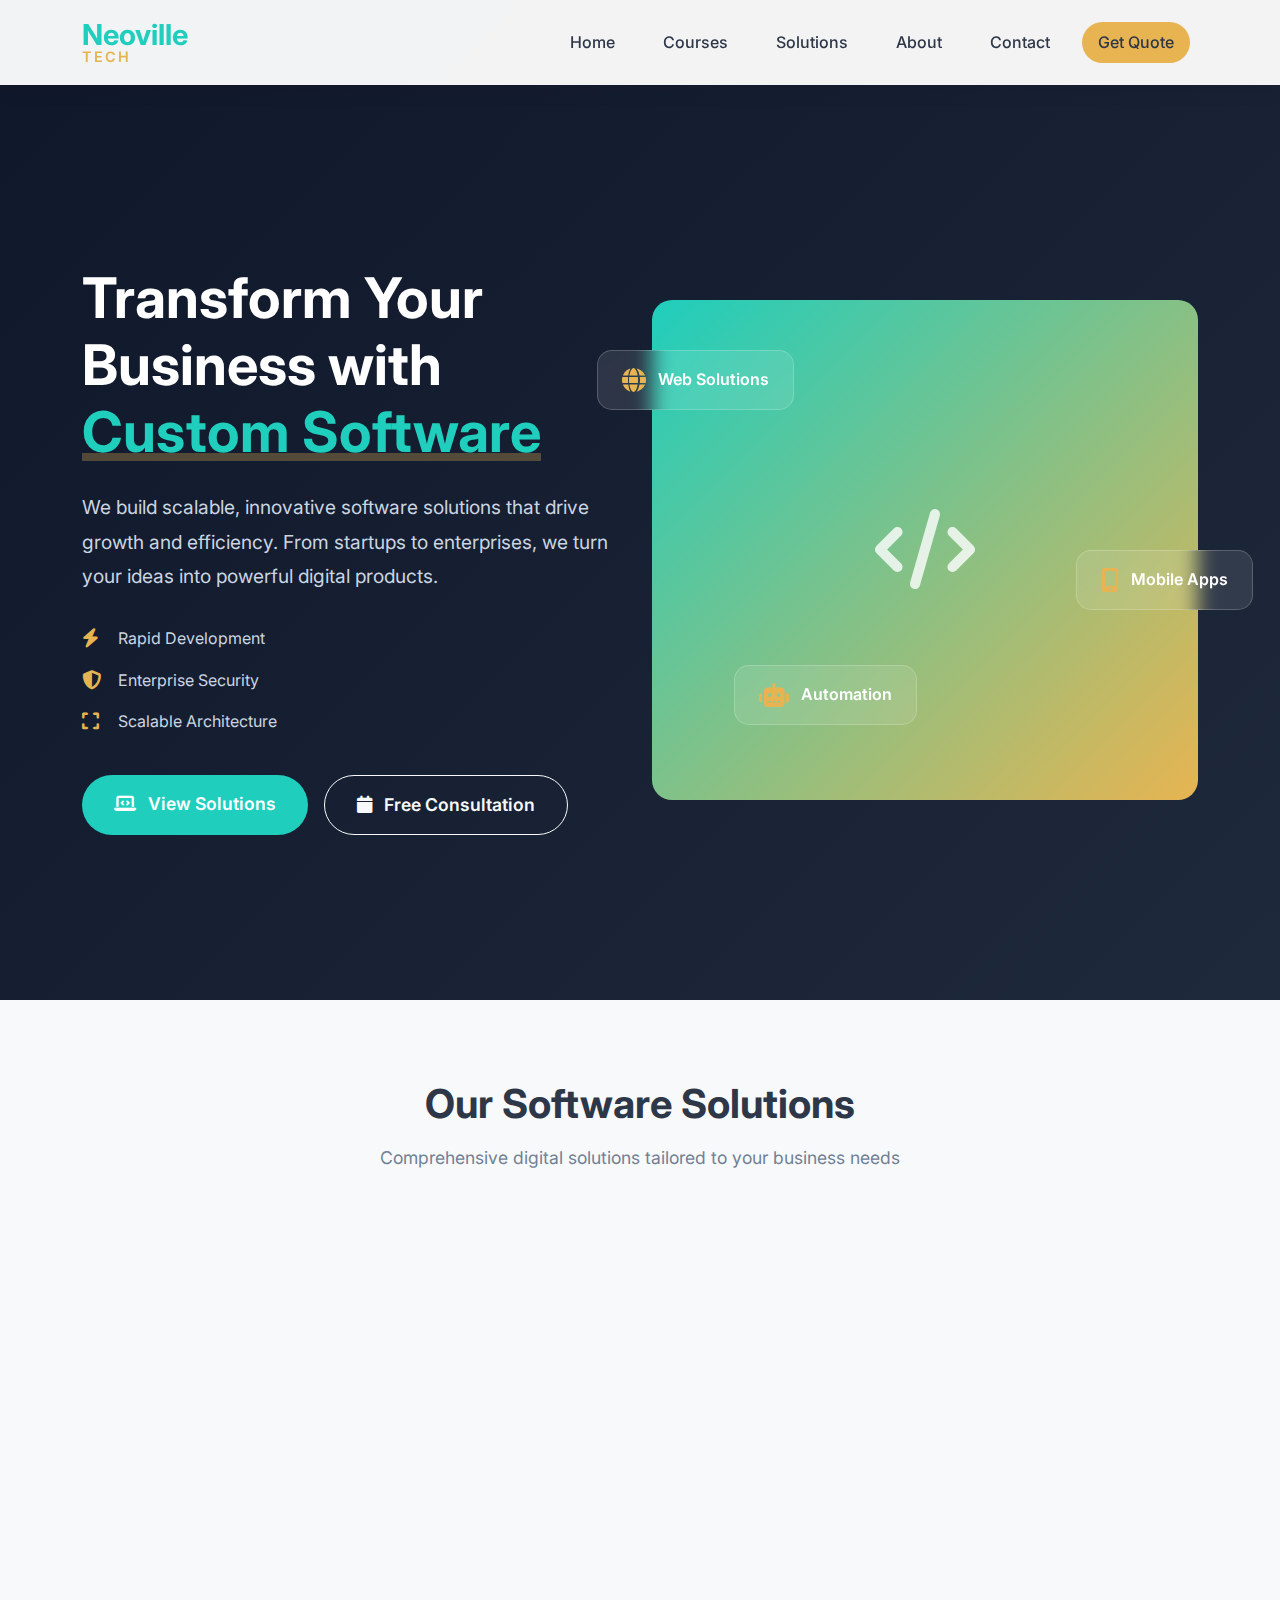
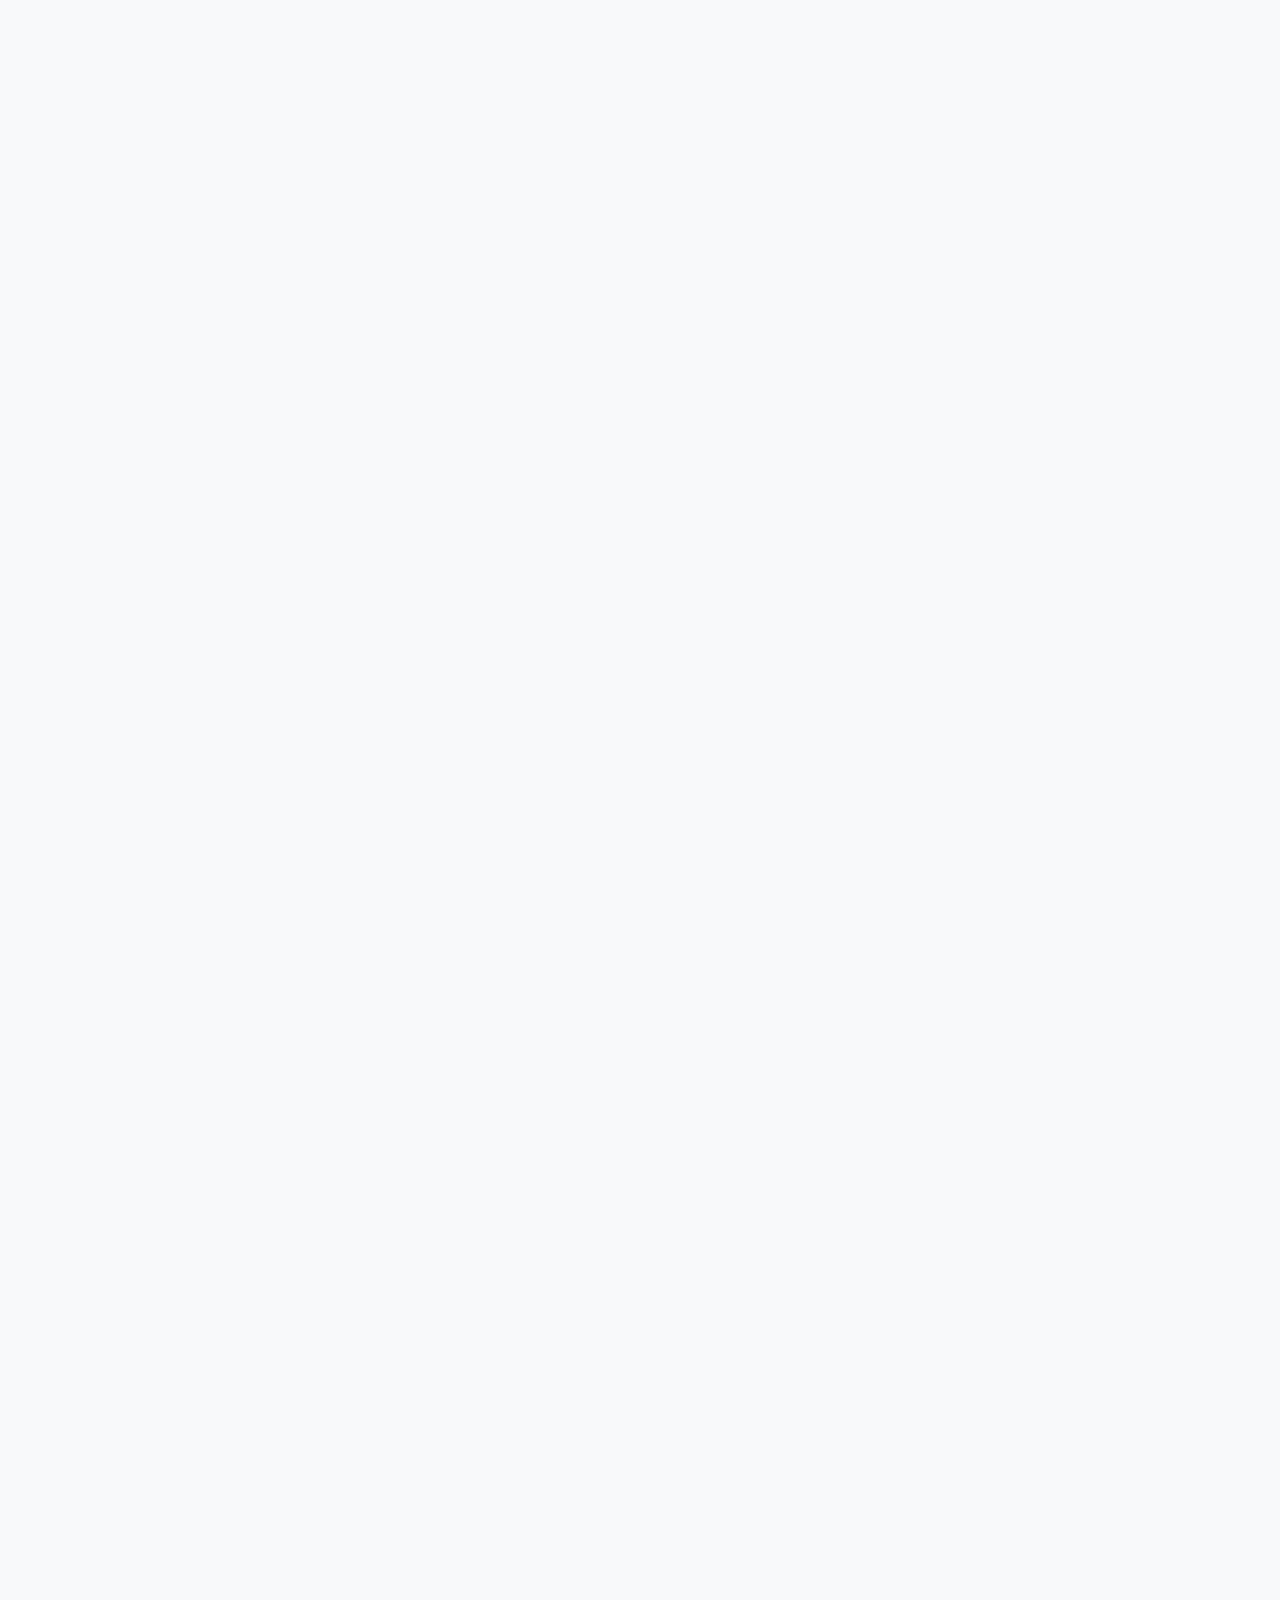
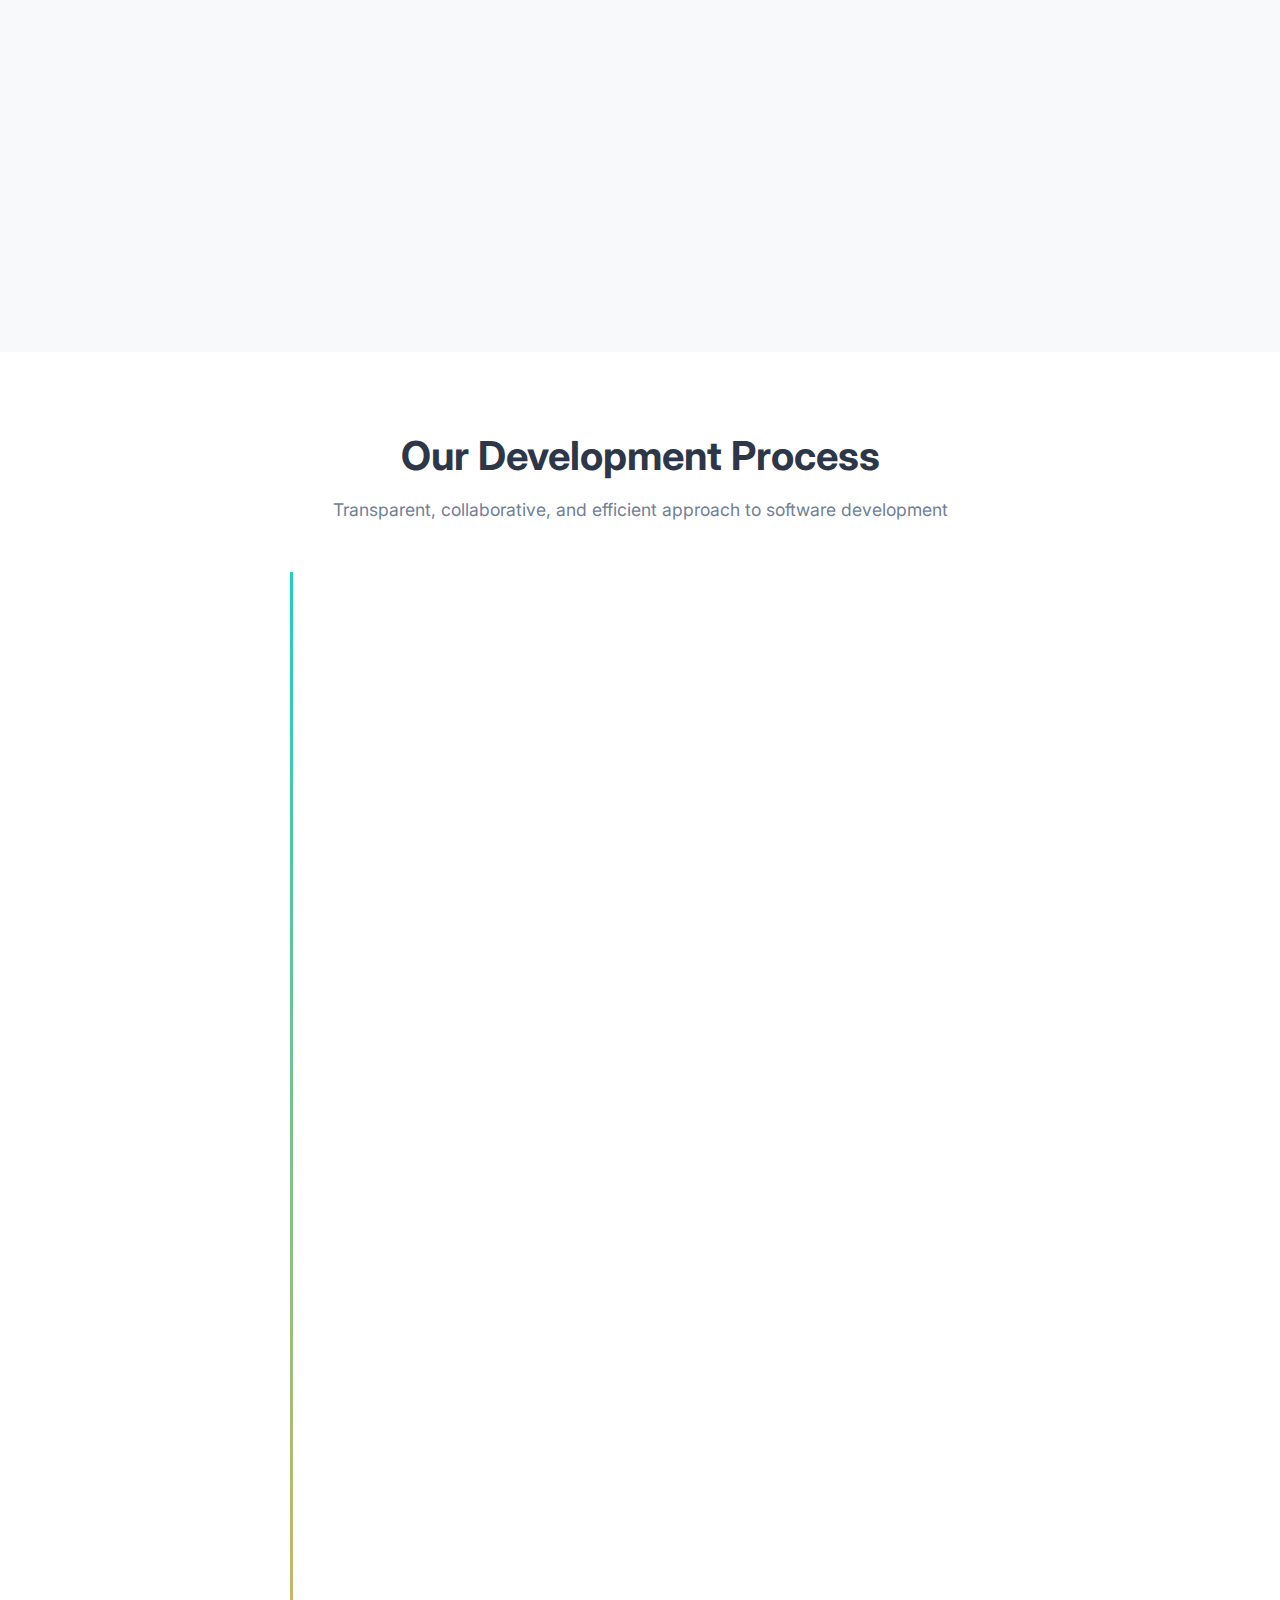
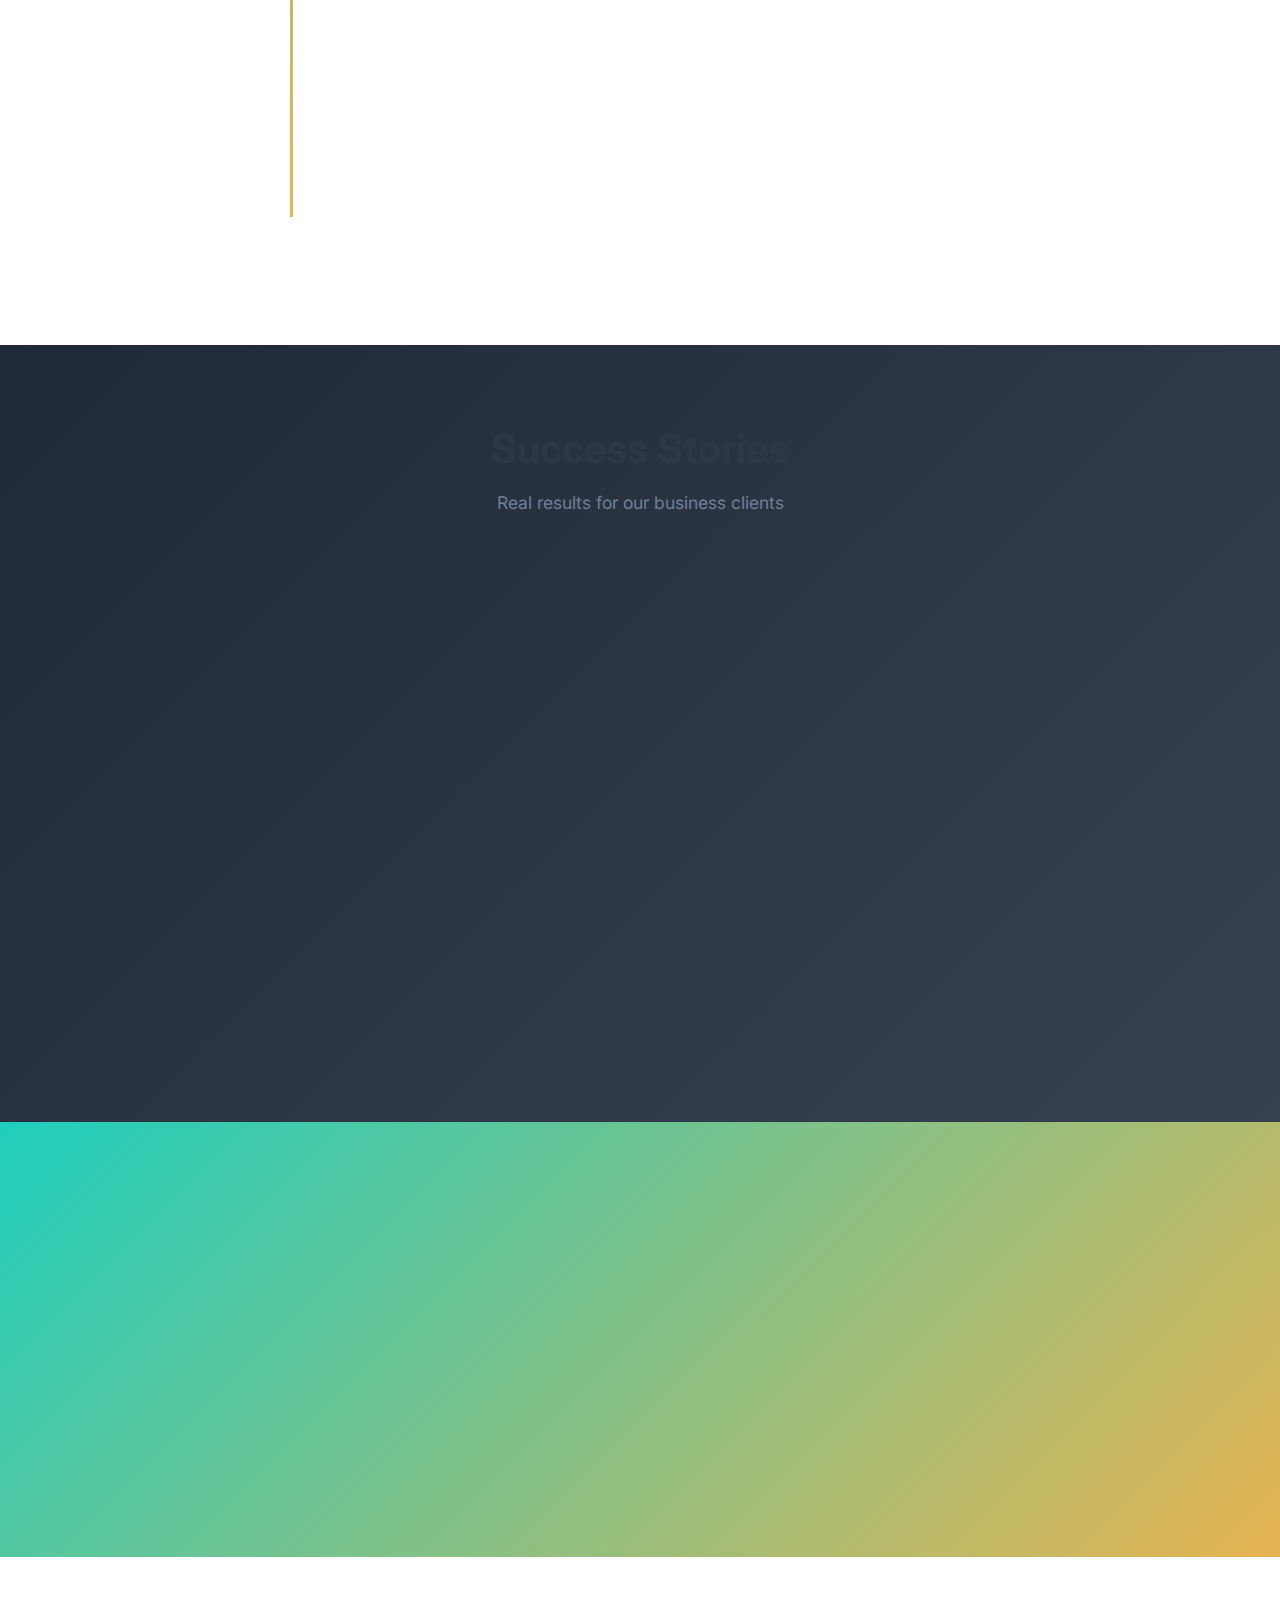
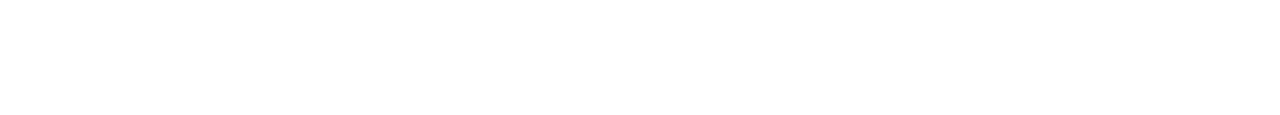
<file: solutions.html>
<!DOCTYPE html>
<html lang="en">
<head>
    <meta charset="UTF-8">
    <meta name="viewport" content="width=device-width, initial-scale=1.0">
    <title>Business Solutions - Neoville Tech | Custom Software Development</title>
    
    <!-- Bootstrap CSS -->
    <link href="https://cdn.jsdelivr.net/npm/bootstrap@5.3.0/dist/css/bootstrap.min.css" rel="stylesheet">
    
    <!-- Font Awesome -->
    <link rel="stylesheet" href="https://cdnjs.cloudflare.com/ajax/libs/font-awesome/6.4.0/css/all.min.css">
    
    <!-- Google Fonts -->
    <link href="https://fonts.googleapis.com/css2?family=Inter:wght@300;400;500;600;700&display=swap" rel="stylesheet">
    
    <!-- Custom CSS -->
    <link rel="stylesheet" href="css/style.css">
    <link rel="stylesheet" href="css/solutions.css">
</head>
<body>
    <!-- Navigation Bar -->
    <nav class="navbar navbar-expand-lg navbar-light fixed-top custom-navbar">
        <div class="container">
            <a class="navbar-brand" href="index.html">
                <div class="logo-container">
                    <span class="logo-text">Neoville</span>
                    <span class="logo-subtext">TECH</span>
                </div>
            </a>
            
            <button class="navbar-toggler" type="button" data-bs-toggle="collapse" data-bs-target="#navbarNav">
                <span class="navbar-toggler-icon"></span>
            </button>
            
            <div class="collapse navbar-collapse" id="navbarNav">
                <ul class="navbar-nav ms-auto">
                    <li class="nav-item">
                        <a class="nav-link" href="index.html">Home</a>
                    </li>
                    <li class="nav-item">
                        <a class="nav-link" href="courses.html">Courses</a>
                    </li>
                    <li class="nav-item">
                        <a class="nav-link" href="solutions.html">Solutions</a>
                    </li>
                    <li class="nav-item">
                        <a class="nav-link" href="about.html">About</a>
                    </li>
                    <li class="nav-item">
                        <a class="nav-link" href="contact.html">Contact</a>
                    </li>
                    <li class="nav-item">
                        <a class="nav-link btn-enroll" href="contact.html">Get Quote</a>
                    </li>
                </ul>
            </div>
        </div>
    </nav>

    <!-- Solutions Hero Section -->
    <section class="solutions-hero">
        <div class="container">
            <div class="row align-items-center min-vh-100">
                <div class="col-lg-6">
                    <div class="hero-content">
                        <h1 class="hero-title">
                            Transform Your Business with 
                            <span class="text-highlight">Custom Software</span>
                        </h1>
                        <p class="hero-description">
                            We build scalable, innovative software solutions that drive growth and efficiency. 
                            From startups to enterprises, we turn your ideas into powerful digital products.
                        </p>
                        <div class="hero-features">
                            <div class="feature-item">
                                <i class="fas fa-bolt"></i>
                                <span>Rapid Development</span>
                            </div>
                            <div class="feature-item">
                                <i class="fas fa-shield-alt"></i>
                                <span>Enterprise Security</span>
                            </div>
                            <div class="feature-item">
                                <i class="fas fa-expand"></i>
                                <span>Scalable Architecture</span>
                            </div>
                        </div>
                        <div class="hero-actions">
                            <a href="#solutions" class="btn btn-primary btn-lg">
                                <i class="fas fa-laptop-code me-2"></i>
                                View Solutions
                            </a>
                            <a href="https://forms.gle/DtWsjG4m8nYfECXC6" class="btn btn-outline-light btn-lg">
                                <i class="fas fa-calendar me-2"></i>
                                Free Consultation
                            </a>
                        </div>
                    </div>
                </div>
                <div class="col-lg-6">
                    <div class="hero-visual">
                        <div class="solution-preview preview-1">
                            <i class="fas fa-globe"></i>
                            <span>Web Solutions</span>
                        </div>
                        <div class="solution-preview preview-2">
                            <i class="fas fa-mobile-alt"></i>
                            <span>Mobile Apps</span>
                        </div>
                        <div class="solution-preview preview-3">
                            <i class="fas fa-robot"></i>
                            <span>Automation</span>
                        </div>
                        <div class="main-visual">
                            <div class="development-graphic">
                                <i class="fas fa-code"></i>
                            </div>
                        </div>
                    </div>
                </div>
            </div>
        </div>
    </section>

    <!-- Solutions Showcase Section -->
    <section id="solutions" class="solutions-showcase">
        <div class="container">
            <div class="section-header text-center">
                <h2>Our Software Solutions</h2>
                <p>Comprehensive digital solutions tailored to your business needs</p>
            </div>

            <div class="solutions-grid">
                <!-- Web Development Solution -->
                <div class="solution-card featured">
                    <div class="solution-header">
                        <div class="solution-badge">Most Popular</div>
                    </div>
                    <div class="solution-icon">
                        <i class="fas fa-laptop-code"></i>
                    </div>
                    <h3 class="solution-title">Custom Web Development</h3>
                    <p class="solution-description">
                        Responsive, scalable web applications built with modern technologies. 
                        From business websites to complex web platforms.
                    </p>
                    <div class="solution-features">
                        <div class="feature">
                            <i class="fas fa-check"></i>
                            <span>Responsive Design</span>
                        </div>
                        <div class="feature">
                            <i class="fas fa-check"></i>
                            <span>E-commerce Integration</span>
                        </div>
                        <div class="feature">
                            <i class="fas fa-check"></i>
                            <span>CMS Development</span>
                        </div>
                        <div class="feature">
                            <i class="fas fa-check"></i>
                            <span>API Integration</span>
                        </div>
                    </div>
                    <div class="technology-stack">
                        <h4>Technologies We Use:</h4>
                        <div class="tech-tags">
                            <span class="tech-tag">React</span>
                            <span class="tech-tag">Node.js</span>
                            <span class="tech-tag">Python</span>
                            <span class="tech-tag">MongoDB</span>
                            <span class="tech-tag">AWS</span>
                        </div>
                    </div>
                    <div class="solution-actions">
                        <button class="btn-primary" onclick="requestQuote('Web Development')">
                            <i class="fas fa-file-alt me-2"></i>
                            Get Quote
                        </button>
                        <button class="btn-outline" onclick="viewPortfolio('web')">
                            <i class="fas fa-eye me-2"></i>
                            View Portfolio
                        </button>
                    </div>
                </div>

                <!-- Mobile App Development -->
                <div class="solution-card">
                    <div class="solution-header">
                        <div class="solution-badge">Cross-Platform</div>
                    </div>
                    <div class="solution-icon">
                        <i class="fas fa-mobile-alt"></i>
                    </div>
                    <h3 class="solution-title">Mobile App Development</h3>
                    <p class="solution-description">
                        Native and cross-platform mobile applications for iOS and Android. 
                        User-friendly interfaces with optimal performance.
                    </p>
                    <div class="solution-features">
                        <div class="feature">
                            <i class="fas fa-check"></i>
                            <span>iOS & Android</span>
                        </div>
                        <div class="feature">
                            <i class="fas fa-check"></i>
                            <span>Cross-Platform</span>
                        </div>
                        <div class="feature">
                            <i class="fas fa-check"></i>
                            <span>App Store Deployment</span>
                        </div>
                        <div class="feature">
                            <i class="fas fa-check"></i>
                            <span>Push Notifications</span>
                        </div>
                    </div>
                    <div class="technology-stack">
                        <h4>Technologies We Use:</h4>
                        <div class="tech-tags">
                            <span class="tech-tag">React Native</span>
                            <span class="tech-tag">Flutter</span>
                            <span class="tech-tag">Swift</span>
                            <span class="tech-tag">Kotlin</span>
                            <span class="tech-tag">Firebase</span>
                        </div>
                    </div>
                    <div class="solution-actions">
                        <button class="btn-primary" onclick="requestQuote('Mobile App Development')">
                            <i class="fas fa-file-alt me-2"></i>
                            Get Quote
                        </button>
                        <button class="btn-outline" onclick="viewPortfolio('mobile')">
                            <i class="fas fa-eye me-2"></i>
                            View Portfolio
                        </button>
                    </div>
                </div>

                <!-- Business Automation -->
                <div class="solution-card">
                    <div class="solution-header">
                        <div class="solution-badge">Efficiency</div>
                    </div>
                    <div class="solution-icon">
                        <i class="fas fa-robot"></i>
                    </div>
                    <h3 class="solution-title">Business Process Automation</h3>
                    <p class="solution-description">
                        Automate repetitive tasks and streamline operations. 
                        Increase productivity and reduce human error with smart automation.
                    </p>
                    <div class="solution-features">
                        <div class="feature">
                            <i class="fas fa-check"></i>
                            <span>Workflow Automation</span>
                        </div>
                        <div class="feature">
                            <i class="fas fa-check"></i>
                            <span>AI-Powered Solutions</span>
                        </div>
                        <div class="feature">
                            <i class="fas fa-check"></i>
                            <span>CRM Integration</span>
                        </div>
                        <div class="feature">
                            <i class="fas fa-check"></i>
                            <span>Custom Dashboards</span>
                        </div>
                    </div>
                    <div class="technology-stack">
                        <h4>Technologies We Use:</h4>
                        <div class="tech-tags">
                            <span class="tech-tag">Python</span>
                            <span class="tech-tag">RPA</span>
                            <span class="tech-tag">AI/ML</span>
                            <span class="tech-tag">Zapier</span>
                            <span class="tech-tag">Custom APIs</span>
                        </div>
                    </div>
                    <div class="solution-actions">
                        <button class="btn-primary" onclick="requestQuote('Business Automation')">
                            <i class="fas fa-file-alt me-2"></i>
                            Get Quote
                        </button>
                        <button class="btn-outline" onclick="viewPortfolio('automation')">
                            <i class="fas fa-eye me-2"></i>
                            View Portfolio
                        </button>
                    </div>
                </div>

                <!-- Custom Software -->
                <div class="solution-card">
                    <div class="solution-header">
                        <div class="solution-badge">Tailored</div>
                    </div>
                    <div class="solution-icon">
                        <i class="fas fa-cogs"></i>
                    </div>
                    <h3 class="solution-title">Custom Software Solutions</h3>
                    <p class="solution-description">
                        Bespoke software designed specifically for your unique business requirements. 
                        Scalable, secure, and built for growth.
                    </p>
                    <div class="solution-features">
                        <div class="feature">
                            <i class="fas fa-check"></i>
                            <span>Custom Requirements</span>
                        </div>
                        <div class="feature">
                            <i class="fas fa-check"></i>
                            <span>Scalable Architecture</span>
                        </div>
                        <div class="feature">
                            <i class="fas fa-check"></i>
                            <span>Enterprise Security</span>
                        </div>
                        <div class="feature">
                            <i class="fas fa-check"></i>
                            <span>Ongoing Support</span>
                        </div>
                    </div>
                    <div class="technology-stack">
                        <h4>Technologies We Use:</h4>
                        <div class="tech-tags">
                            <span class="tech-tag">.NET</span>
                            <span class="tech-tag">Java</span>
                            <span class="tech-tag">Docker</span>
                            <span class="tech-tag">Kubernetes</span>
                            <span class="tech-tag">Microservices</span>
                        </div>
                    </div>
                    <div class="solution-actions">
                        <button class="btn-primary" onclick="requestQuote('Custom Software')">
                            <i class="fas fa-file-alt me-2"></i>
                            Get Quote
                        </button>
                        <button class="btn-outline" onclick="viewPortfolio('custom')">
                            <i class="fas fa-eye me-2"></i>
                            View Portfolio
                        </button>
                    </div>
                </div>

                <!-- E-commerce Solutions -->
                <div class="solution-card">
                    <div class="solution-header">
                        <div class="solution-badge">Revenue Focused</div>
                    </div>
                    <div class="solution-icon">
                        <i class="fas fa-shopping-cart"></i>
                    </div>
                    <h3 class="solution-title">E-commerce Development</h3>
                    <p class="solution-description">
                        Complete e-commerce solutions with secure payment gateways, 
                        inventory management, and customer relationship tools.
                    </p>
                    <div class="solution-features">
                        <div class="feature">
                            <i class="fas fa-check"></i>
                            <span>Payment Integration</span>
                        </div>
                        <div class="feature">
                            <i class="fas fa-check"></i>
                            <span>Inventory Management</span>
                        </div>
                        <div class="feature">
                            <i class="fas fa-check"></i>
                            <span>Analytics Dashboard</span>
                        </div>
                        <div class="feature">
                            <i class="fas fa-check"></i>
                            <span>Multi-vendor Support</span>
                        </div>
                    </div>
                    <div class="technology-stack">
                        <h4>Technologies We Use:</h4>
                        <div class="tech-tags">
                            <span class="tech-tag">Shopify</span>
                            <span class="tech-tag">WooCommerce</span>
                            <span class="tech-tag">Magento</span>
                            <span class="tech-tag">Stripe</span>
                            <span class="tech-tag">PayPal</span>
                        </div>
                    </div>
                    <div class="solution-actions">
                        <button class="btn-primary" onclick="requestQuote('E-commerce Development')">
                            <i class="fas fa-file-alt me-2"></i>
                            Get Quote
                        </button>
                        <button class="btn-outline" onclick="viewPortfolio('ecommerce')">
                            <i class="fas fa-eye me-2"></i>
                            View Portfolio
                        </button>
                    </div>
                </div>

                <!-- Consultation & Strategy -->
                <div class="solution-card">
                    <div class="solution-header">
                        <div class="solution-badge">Advisory</div>
                    </div>
                    <div class="solution-icon">
                        <i class="fas fa-chart-line"></i>
                    </div>
                    <h3 class="solution-title">IT Consultation & Strategy</h3>
                    <p class="solution-description">
                        Expert guidance on technology stack, digital transformation, 
                        and IT infrastructure planning for optimal business outcomes.
                    </p>
                    <div class="solution-features">
                        <div class="feature">
                            <i class="fas fa-check"></i>
                            <span>Technology Audit</span>
                        </div>
                        <div class="feature">
                            <i class="fas fa-check"></i>
                            <span>Digital Strategy</span>
                        </div>
                        <div class="feature">
                            <i class="fas fa-check"></i>
                            <span>Architecture Planning</span>
                        </div>
                        <div class="feature">
                            <i class="fas fa-check"></i>
                            <span>Implementation Support</span>
                        </div>
                    </div>
                    <div class="technology-stack">
                        <h4>Our Expertise:</h4>
                        <div class="tech-tags">
                            <span class="tech-tag">Cloud Migration</span>
                            <span class="tech-tag">System Design</span>
                            <span class="tech-tag">Security Audit</span>
                            <span class="tech-tag">Scalability</span>
                            <span class="tech-tag">Best Practices</span>
                        </div>
                    </div>
                    <div class="solution-actions">
                        <button class="btn-primary" onclick="requestConsultation()">
                            <i class="fas fa-calendar me-2"></i>
                            Book Consultation
                        </button>
                        <button class="btn-outline" onclick="downloadBrochure()">
                            <i class="fas fa-download me-2"></i>
                            Download Brochure
                        </button>
                    </div>
                </div>
            </div>
        </div>
    </section>

    <!-- Development Process Section -->
    <section class="process-section">
        <div class="container">
            <div class="section-header text-center">
                <h2>Our Development Process</h2>
                <p>Transparent, collaborative, and efficient approach to software development</p>
            </div>

            <div class="process-timeline">
                <div class="process-step">
                    <div class="step-number">01</div>
                    <div class="step-content">
                        <h3>Discovery & Planning</h3>
                        <p>We analyze your requirements, define project scope, and create a detailed development plan with timelines and milestones.</p>
                        <ul class="step-features">
                            <li>Requirement Analysis</li>
                            <li>Project Scope Definition</li>
                            <li>Technology Stack Selection</li>
                            <li>Timeline Planning</li>
                        </ul>
                    </div>
                </div>

                <div class="process-step">
                    <div class="step-number">02</div>
                    <div class="step-content">
                        <h3>Design & Prototyping</h3>
                        <p>Our designers create wireframes and prototypes, ensuring optimal user experience and interface design before development begins.</p>
                        <ul class="step-features">
                            <li>UI/UX Design</li>
                            <li>Wireframing</li>
                            <li>Prototype Development</li>
                            <li>Client Review & Feedback</li>
                        </ul>
                    </div>
                </div>

                <div class="process-step">
                    <div class="step-number">03</div>
                    <div class="step-content">
                        <h3>Development & Testing</h3>
                        <p>Agile development with regular updates. Comprehensive testing ensures quality, security, and performance at every stage.</p>
                        <ul class="step-features">
                            <li>Agile Development</li>
                            <li>Quality Assurance</li>
                            <li>Security Testing</li>
                            <li>Performance Optimization</li>
                        </ul>
                    </div>
                </div>

                <div class="process-step">
                    <div class="step-number">04</div>
                    <div class="step-content">
                        <h3>Deployment & Support</h3>
                        <p>Smooth deployment with comprehensive documentation. Ongoing support and maintenance to ensure long-term success.</p>
                        <ul class="step-features">
                            <li>Production Deployment</li>
                            <li>Documentation</li>
                            <li>Training & Handover</li>
                            <li>Ongoing Support</li>
                        </ul>
                    </div>
                </div>
            </div>
        </div>
    </section>

    <!-- Case Studies Section -->
    <section class="case-studies">
        <div class="container">
            <div class="section-header text-center">
                <h2>Success Stories</h2>
                <p>Real results for our business clients</p>
            </div>

            <div class="case-studies-grid">
                <div class="case-study">
                    <div class="case-image">
                        <i class="fas fa-store"></i>
                    </div>
                    <div class="case-content">
                        <h3>E-commerce Platform</h3>
                        <p class="case-industry">Retail Business</p>
                        <p class="case-description">
                            Developed a custom e-commerce platform that increased online sales by 300% 
                            and reduced cart abandonment by 45%.
                        </p>
                        <div class="case-results">
                            <div class="result">
                                <strong>300%</strong>
                                <span>Sales Increase</span>
                            </div>
                            <div class="result">
                                <strong>45%</strong>
                                <span>Reduced Abandonment</span>
                            </div>
                        </div>
                    </div>
                </div>

                <div class="case-study">
                    <div class="case-image">
                        <i class="fas fa-clipboard-list"></i>
                    </div>
                    <div class="case-content">
                        <h3>Business Automation</h3>
                        <p class="case-industry">Manufacturing</p>
                        <p class="case-description">
                            Automated inventory management and order processing, saving 20 hours 
                            per week in manual work and reducing errors by 90%.
                        </p>
                        <div class="case-results">
                            <div class="result">
                                <strong>20 hrs</strong>
                                <span>Weekly Time Saved</span>
                            </div>
                            <div class="result">
                                <strong>90%</strong>
                                <span>Error Reduction</span>
                            </div>
                        </div>
                    </div>
                </div>

                <div class="case-study">
                    <div class="case-image">
                        <i class="fas fa-mobile-alt"></i>
                    </div>
                    <div class="case-content">
                        <h3>Mobile Application</h3>
                        <p class="case-industry">Service Industry</p>
                        <p class="case-description">
                            Built a cross-platform mobile app that increased customer engagement 
                            by 250% and improved service booking efficiency by 60%.
                        </p>
                        <div class="case-results">
                            <div class="result">
                                <strong>250%</strong>
                                <span>Engagement Increase</span>
                            </div>
                            <div class="result">
                                <strong>60%</strong>
                                <span>Efficiency Improvement</span>
                            </div>
                        </div>
                    </div>
                </div>
            </div>
        </div>
    </section>

    <!-- CTA Section -->
    <section class="solutions-cta">
        <div class="container">
            <div class="cta-content">
                <h2>Ready to Transform Your Business?</h2>
                <p>Let's discuss your project requirements and create a solution that drives your business forward</p>
                <div class="cta-buttons">
                    <a href="contact.html" class="btn btn-primary btn-lg">
                        <i class="fas fa-paper-plane me-2"></i>
                        Start Your Project
                    </a>
                    <a href="contact.html" class="btn btn-outline-light btn-lg">
                        <i class="fas fa-phone me-2"></i>
                        Schedule Call
                    </a>
                </div>
                <div class="cta-features">
                    <div class="feature">
                        <i class="fas fa-clock"></i>
                        <span>Free Initial Consultation</span>
                    </div>
                    <div class="feature">
                        <i class="fas fa-file-alt"></i>
                        <span>Detailed Project Proposal</span>
                    </div>
                    <div class="feature">
                        <i class="fas fa-shield-alt"></i>
                        <span>NDA Protection</span>
                    </div>
                </div>
            </div>
        </div>
    </section>

    <!-- Contact & Social Section -->
    <section class="contact-social-section">
        <!-- Same as index.html -->
    </section>

    <!-- Bootstrap JS -->
    <script src="https://cdn.jsdelivr.net/npm/bootstrap@5.3.0/dist/js/bootstrap.bundle.min.js"></script>
    
    <!-- Custom JS -->
    <script src="js/script.js"></script>
    <script src="js/solutions.js"></script>
</body>
</html>
</file>
<file: css/style.css>
:root {
    --primary-color: #1fcebd;
    --secondary-color: #e7b451;
    --dark-color: #2d3748;
    --light-color: #f8f9fa;
    --text-dark: #2d3748;
    --text-light: #718096;
}

* {
    margin: 0;
    padding: 0;
    box-sizing: border-box;
}

body {
    font-family: 'Inter', sans-serif;
    line-height: 1.6;
    color: var(--text-dark);
    overflow-x: hidden;
}

/* Navigation Styles */
.custom-navbar {
    background: rgba(255, 255, 255, 0.95);
    backdrop-filter: blur(10px);
    padding: 1rem 0;
    box-shadow: 0 2px 20px rgba(0, 0, 0, 0.1);
    transition: all 0.3s ease;
}

.logo-container {
    display: flex;
    flex-direction: column;
    line-height: 1;
}

.logo-text {
    font-size: 1.8rem;
    font-weight: 700;
    color: var(--primary-color);
}

.logo-subtext {
    font-size: 0.9rem;
    font-weight: 600;
    color: var(--secondary-color);
    letter-spacing: 2px;
}

.navbar-nav .nav-link {
    color: var(--text-dark) !important;
    font-weight: 500;
    margin: 0 0.5rem;
    padding: 0.5rem 1rem !important;
    border-radius: 25px;
    transition: all 0.3s ease;
}

.navbar-nav .nav-link:hover,
.navbar-nav .nav-link.active {
    background: var(--primary-color);
    color: white !important;
}

.btn-enroll {
    background: var(--secondary-color) !important;
    color: white !important;
    border-radius: 25px;
    padding: 0.5rem 1.5rem !important;
    font-weight: 600;
}

/* Hero Section */
.hero-section {
    background: linear-gradient(135deg, #f8f9fa 0%, #e9ecef 100%);
    padding-top: 80px;
    position: relative;
    overflow: hidden;
}

.hero-title {
    font-size: 3.5rem;
    font-weight: 700;
    margin-bottom: 1.5rem;
    line-height: 1.2;
}

.text-highlight {
    color: var(--primary-color);
    position: relative;
}

.text-highlight::after {
    content: '';
    position: absolute;
    bottom: 5px;
    left: 0;
    width: 100%;
    height: 8px;
    background: var(--secondary-color);
    opacity: 0.3;
    z-index: -1;
}

.hero-description {
    font-size: 1.2rem;
    color: var(--text-light);
    margin-bottom: 2rem;
    line-height: 1.8;
}

.btn-primary {
    background: var(--primary-color);
    border: none;
    padding: 0.75rem 2rem;
    border-radius: 50px;
    font-weight: 600;
    transition: all 0.3s ease;
}

.btn-primary:hover {
    background: #1ab8a8;
    transform: translateY(-2px);
    box-shadow: 0 10px 25px rgba(31, 206, 189, 0.3);
}

.btn-outline-secondary {
    border: 2px solid var(--secondary-color);
    color: var(--secondary-color);
    padding: 0.75rem 2rem;
    border-radius: 50px;
    font-weight: 600;
    transition: all 0.3s ease;
}

.btn-outline-secondary:hover {
    background: var(--secondary-color);
    color: white;
    transform: translateY(-2px);
}

.hero-stats {
    display: flex;
    gap: 2rem;
}

.stat-item h3 {
    font-size: 2rem;
    font-weight: 700;
    color: var(--primary-color);
    margin-bottom: 0.5rem;
}

.stat-item p {
    color: var(--text-light);
    font-weight: 500;
}

/* Hero Image Styles */
.hero-image {
    position: relative;
    height: 500px;
}

.main-hero-img {
    width: 100%;
    height: 100%;
    background: linear-gradient(135deg, var(--primary-color), var(--secondary-color));
    border-radius: 20px;
    display: flex;
    align-items: center;
    justify-content: center;
    position: relative;
}

.placeholder-image {
    font-size: 8rem;
    color: white;
    opacity: 0.8;
}

.floating-card {
    position: absolute;
    background: white;
    padding: 1rem 1.5rem;
    border-radius: 15px;
    box-shadow: 0 10px 30px rgba(0, 0, 0, 0.1);
    display: flex;
    align-items: center;
    gap: 0.5rem;
    font-weight: 600;
    animation: float 3s ease-in-out infinite;
}

.floating-card i {
    color: var(--primary-color);
    font-size: 1.2rem;
}

.card-1 {
    top: 10%;
    left: -10%;
    animation-delay: 0s;
}

.card-2 {
    top: 50%;
    right: -10%;
    animation-delay: 1s;
}

.card-3 {
    bottom: 10%;
    left: 20%;
    animation-delay: 2s;
}

@keyframes float {
    0%, 100% { transform: translateY(0); }
    50% { transform: translateY(-10px); }
}

/* Features Section */
.features-section {
    padding: 5rem 0;
    background: white;
}

.section-header h2 {
    font-size: 2.5rem;
    font-weight: 700;
    margin-bottom: 1rem;
    color: var(--text-dark);
}

.section-header p {
    font-size: 1.1rem;
    color: var(--text-light);
    margin-bottom: 3rem;
}

.feature-card {
    text-align: center;
    padding: 2rem 1rem;
    border-radius: 15px;
    transition: all 0.3s ease;
}

.feature-card:hover {
    transform: translateY(-10px);
    box-shadow: 0 20px 40px rgba(0, 0, 0, 0.1);
}

.feature-icon {
    width: 80px;
    height: 80px;
    background: linear-gradient(135deg, var(--primary-color), var(--secondary-color));
    border-radius: 50%;
    display: flex;
    align-items: center;
    justify-content: center;
    margin: 0 auto 1.5rem;
}

.feature-icon i {
    font-size: 2rem;
    color: white;
}

.feature-card h4 {
    font-size: 1.5rem;
    font-weight: 600;
    margin-bottom: 1rem;
    color: var(--text-dark);
}

.feature-card p {
    color: var(--text-light);
    line-height: 1.6;
}

/* Responsive Design */
@media (max-width: 768px) {
    .hero-title {
        font-size: 2.5rem;
    }
    
    .hero-stats {
        flex-direction: column;
        gap: 1rem;
    }
    
    .floating-card {
        position: relative;
        margin: 1rem 0;
        left: 0 !important;
        right: 0 !important;
    }
    
    .hero-image {
        height: 300px;
        margin-top: 2rem;
    }
}
/* Contact & Social Section */
.contact-social-section {
    background: linear-gradient(135deg, #0f172a 0%, #1e293b 100%);
    color: white;
    padding: 4rem 0 2rem;
    margin-top: 2rem;
}

/* Company Info */
.company-info .logo-container {
    display: inline-flex;
    flex-direction: column;
    line-height: 1;
}

.company-info .logo-text {
    font-size: 2rem;
    font-weight: 700;
    color: var(--primary-color);
}

.company-info .logo-subtext {
    font-size: 1rem;
    font-weight: 600;
    color: var(--secondary-color);
    letter-spacing: 2px;
}

.company-description {
    color: #cbd5e1;
    margin-bottom: 2rem;
    line-height: 1.6;
}

.contact-details {
    display: flex;
    flex-direction: column;
    gap: 1rem;
}

.contact-item {
    display: flex;
    align-items: center;
    gap: 0.75rem;
    color: #cbd5e1;
    transition: color 0.3s ease;
}

.contact-item:hover {
    color: var(--primary-color);
}

.contact-item i {
    width: 20px;
    color: var(--secondary-color);
}

/* Quick Links & Courses Links */
.quick-links h5,
.courses-links h5,
.social-media h5 {
    color: var(--primary-color);
    margin-bottom: 1.5rem;
    font-weight: 600;
}

.quick-links ul,
.courses-links ul {
    list-style: none;
    padding: 0;
    margin: 0;
}

.quick-links li,
.courses-links li {
    margin-bottom: 0.5rem;
}

.quick-links a,
.courses-links a {
    color: #cbd5e1;
    text-decoration: none;
    transition: all 0.3s ease;
    position: relative;
    padding-left: 0;
}

.quick-links a:hover,
.courses-links a:hover {
    color: var(--primary-color);
    padding-left: 8px;
}

.quick-links a::before,
.courses-links a::before {
    content: '▸';
    position: absolute;
    left: -12px;
    opacity: 0;
    transition: all 0.3s ease;
    color: var(--secondary-color);
}

.quick-links a:hover::before,
.courses-links a:hover::before {
    opacity: 1;
    left: -8px;
}

/* Social Media */
.social-media p {
    color: #cbd5e1;
    margin-bottom: 1.5rem;
}

.social-icons {
    display: flex;
    gap: 0.75rem;
    flex-wrap: wrap;
}

.social-icon {
    display: flex;
    align-items: center;
    justify-content: center;
    width: 45px;
    height: 45px;
    border-radius: 50%;
    background: #334155;
    color: white;
    text-decoration: none;
    transition: all 0.3s ease;
    position: relative;
    overflow: hidden;
}

.social-icon::before {
    content: '';
    position: absolute;
    top: 0;
    left: -100%;
    width: 100%;
    height: 100%;
    background: linear-gradient(90deg, transparent, rgba(255,255,255,0.2), transparent);
    transition: left 0.5s ease;
}

.social-icon:hover::before {
    left: 100%;
}

.social-icon:hover {
    transform: translateY(-3px);
}

/* Social Platform Specific Colors */
.social-icon.linkedin:hover { background: #0077b5; }
.social-icon.instagram:hover { 
    background: radial-gradient(circle at 30% 107%, #fdf497 0%, #fdf497 5%, #fd5949 45%, #d6249f 60%, #285AEB 90%);
}
.social-icon.twitter:hover { background: #1da1f2; }
.social-icon.facebook:hover { background: #1877f2; }
.social-icon.youtube:hover { background: #ff0000; }

/* Newsletter */
.newsletter h6 {
    color: var(--primary-color);
    margin-bottom: 0.5rem;
    font-weight: 600;
}

.newsletter p {
    color: #cbd5e1;
    font-size: 0.9rem;
    margin-bottom: 1rem;
}

.newsletter-form .form-control {
    background: #334155;
    border: 1px solid #475569;
    color: white;
    border-radius: 8px;
    padding: 0.75rem;
}

.newsletter-form .form-control:focus {
    background: #475569;
    border-color: var(--primary-color);
    box-shadow: 0 0 0 2px rgba(31, 206, 189, 0.2);
    color: white;
}

.newsletter-form .form-control::placeholder {
    color: #94a3b8;
}

.newsletter-form .btn {
    width: 100%;
    border-radius: 8px;
    font-weight: 600;
}

/* Copyright */
.copyright {
    border-top: 1px solid #334155;
    padding-top: 2rem;
    color: #94a3b8;
    font-size: 0.9rem;
}

.copyright a {
    color: #cbd5e1;
    text-decoration: none;
    transition: color 0.3s ease;
}

.copyright a:hover {
    color: var(--primary-color);
}

/* Responsive Design */
@media (max-width: 768px) {
    .contact-social-section {
        padding: 3rem 0 1.5rem;
    }
    
    .company-info,
    .quick-links,
    .courses-links,
    .social-media {
        margin-bottom: 2rem;
        text-align: center;
    }
    
    .contact-details {
        align-items: center;
    }
    
    .social-icons {
        justify-content: center;
    }
    
    .company-info .logo-container {
        justify-content: center;
    }
}
</file>
<file: css/contact.css>
/* Contact Page Specific Styles */
.contact-hero {
    background: linear-gradient(135deg, #0f172a 0%, #1e293b 100%);
    color: white;
    padding-top: 100px;
}

.contact-hero .hero-title {
    font-size: 3.5rem;
    font-weight: 700;
    margin-bottom: 1.5rem;
    line-height: 1.2;
}

.contact-hero .text-highlight {
    color: var(--primary-color);
    position: relative;
}

.contact-hero .text-highlight::after {
    content: '';
    position: absolute;
    bottom: 5px;
    left: 0;
    width: 100%;
    height: 8px;
    background: var(--secondary-color);
    opacity: 0.3;
    z-index: -1;
}

.contact-hero .hero-description {
    font-size: 1.2rem;
    color: #cbd5e1;
    margin-bottom: 2rem;
    line-height: 1.8;
}

.contact-features {
    display: flex;
    flex-direction: column;
    gap: 1rem;
    margin-top: 2rem;
}

.feature-item {
    display: flex;
    align-items: center;
    gap: 1rem;
    color: #cbd5e1;
}

.feature-item i {
    color: var(--secondary-color);
    font-size: 1.2rem;
    width: 20px;
}

/* Hero Visual */
.hero-visual {
    position: relative;
    height: 500px;
}

.main-visual {
    width: 100%;
    height: 100%;
    background: linear-gradient(135deg, var(--primary-color), var(--secondary-color));
    border-radius: 20px;
    display: flex;
    align-items: center;
    justify-content: center;
    position: relative;
}

.contact-graphic {
    font-size: 5rem;
    color: white;
    opacity: 0.8;
}

.contact-method {
    position: absolute;
    background: rgba(255, 255, 255, 0.1);
    backdrop-filter: blur(10px);
    padding: 1rem 1.5rem;
    border-radius: 15px;
    border: 1px solid rgba(255, 255, 255, 0.2);
    display: flex;
    align-items: center;
    gap: 0.75rem;
    font-weight: 600;
    color: white;
    z-index: 2;
    animation: float 3s ease-in-out infinite;
    cursor: pointer;
    transition: all 0.3s ease;
}

.contact-method:hover {
    background: rgba(255, 255, 255, 0.2);
    transform: scale(1.05);
}

.contact-method i {
    font-size: 1.5rem;
    color: var(--secondary-color);
}

.method-1 {
    top: 10%;
    left: -10%;
    animation-delay: 0s;
}

.method-2 {
    top: 50%;
    right: -10%;
    animation-delay: 1.5s;
}

.method-3 {
    bottom: 15%;
    left: 15%;
    animation-delay: 0.8s;
}

/* Contact Methods Section */
.contact-methods {
    padding: 5rem 0;
    background: white;
}

.method-card {
    background: white;
    padding: 3rem 2rem;
    border-radius: 20px;
    box-shadow: 0 10px 40px rgba(0, 0, 0, 0.1);
    text-align: center;
    height: 100%;
    transition: all 0.3s ease;
    border: 1px solid #f1f5f9;
}

.method-card:hover {
    transform: translateY(-10px);
    box-shadow: 0 20px 50px rgba(0, 0, 0, 0.15);
}

.method-icon {
    width: 80px;
    height: 80px;
    background: linear-gradient(135deg, var(--primary-color), var(--secondary-color));
    border-radius: 50%;
    display: flex;
    align-items: center;
    justify-content: center;
    margin: 0 auto 2rem;
}

.method-icon i {
    font-size: 2rem;
    color: white;
}

.method-card h4 {
    font-size: 1.5rem;
    font-weight: 600;
    margin-bottom: 1rem;
    color: var(--text-dark);
}

.method-card p {
    color: var(--text-light);
    margin-bottom: 1.5rem;
    line-height: 1.6;
}

.contact-info {
    margin-bottom: 2rem;
    color: var(--text-dark);
    font-size: 1.1rem;
}

.contact-info strong {
    color: var(--primary-color);
    font-size: 1.2rem;
}

/* Inquiry Form Section */
.inquiry-form {
    padding: 5rem 0;
    background: #f8f9fa;
}

.form-container {
    background: white;
    border-radius: 20px;
    padding: 3rem;
    box-shadow: 0 10px 40px rgba(0, 0, 0, 0.1);
}

.form-header {
    margin-bottom: 3rem;
}

.form-header h2 {
    font-size: 2.5rem;
    font-weight: 700;
    margin-bottom: 1rem;
    color: var(--text-dark);
}

.form-header p {
    color: var(--text-light);
    font-size: 1.1rem;
}

/* Form Tabs */
.form-tabs {
    display: flex;
    background: #f1f5f9;
    border-radius: 15px;
    padding: 0.5rem;
    margin-bottom: 2rem;
}

.form-tab {
    flex: 1;
    background: none;
    border: none;
    padding: 1rem 1.5rem;
    border-radius: 10px;
    font-weight: 600;
    color: var(--text-light);
    cursor: pointer;
    transition: all 0.3s ease;
}

.form-tab:hover {
    color: var(--primary-color);
}

.form-tab.active {
    background: white;
    color: var(--primary-color);
    box-shadow: 0 2px 10px rgba(0, 0, 0, 0.1);
}

/* Form Panes */
.form-pane {
    display: none;
}

.form-pane.active {
    display: block;
    animation: fadeIn 0.5s ease;
}

.form-group {
    margin-bottom: 1.5rem;
}

.form-group label {
    display: block;
    margin-bottom: 0.5rem;
    font-weight: 600;
    color: var(--text-dark);
}

.form-control {
    width: 100%;
    padding: 0.75rem 1rem;
    border: 2px solid #e2e8f0;
    border-radius: 10px;
    font-size: 1rem;
    transition: all 0.3s ease;
    background: white;
}

.form-control:focus {
    outline: none;
    border-color: var(--primary-color);
    box-shadow: 0 0 0 3px rgba(31, 206, 189, 0.1);
}

.form-control.error {
    border-color: #ef4444;
    box-shadow: 0 0 0 3px rgba(239, 68, 68, 0.1);
}

.error-message {
    color: #ef4444;
    font-size: 0.875rem;
    margin-top: 0.25rem;
    min-height: 1.25rem;
}

.form-submit {
    text-align: center;
    margin-top: 2rem;
    padding-top: 2rem;
    border-top: 1px solid #e2e8f0;
}

.form-submit .btn {
    padding: 1rem 3rem;
    font-size: 1.1rem;
    font-weight: 600;
    border-radius: 50px;
}

.form-note {
    margin-top: 1rem;
    color: var(--text-light);
}

/* FAQ Section */
.faq-section {
    padding: 5rem 0;
    background: white;
}

.accordion-item {
    border: none;
    border-bottom: 1px solid #e2e8f0;
    margin-bottom: 1rem;
    border-radius: 10px !important;
    overflow: hidden;
}

.accordion-button {
    background: white;
    border: none;
    padding: 1.5rem;
    font-weight: 600;
    color: var(--text-dark);
    font-size: 1.1rem;
}

.accordion-button:not(.collapsed) {
    background: linear-gradient(135deg, #1fcebd15, #e7b45115);
    color: var(--primary-color);
    box-shadow: none;
}

.accordion-button:focus {
    box-shadow: none;
    border-color: transparent;
}

.accordion-body {
    padding: 1.5rem;
    color: var(--text-light);
    line-height: 1.6;
    background: #f8f9fa;
}

/* Location Section */
.location-section {
    padding: 5rem 0;
    background: #f8f9fa;
}

.location-info h3 {
    font-size: 2rem;
    font-weight: 700;
    margin-bottom: 1rem;
    color: var(--text-dark);
}

.location-info > p {
    color: var(--text-light);
    margin-bottom: 2rem;
    font-size: 1.1rem;
}

.location-details {
    margin-bottom: 2rem;
}

.detail-item {
    display: flex;
    align-items: flex-start;
    gap: 1rem;
    margin-bottom: 1.5rem;
    padding: 1.5rem;
    background: white;
    border-radius: 10px;
    box-shadow: 0 5px 15px rgba(0, 0, 0, 0.08);
}

.detail-item i {
    font-size: 1.5rem;
    color: var(--primary-color);
    margin-top: 0.25rem;
}

.detail-item strong {
    display: block;
    margin-bottom: 0.5rem;
    color: var(--text-dark);
}

.detail-item p {
    color: var(--text-light);
    margin: 0;
    line-height: 1.5;
}

.location-actions {
    display: flex;
    gap: 1rem;
    flex-wrap: wrap;
}

.map-container {
    height: 400px;
    background: white;
    border-radius: 15px;
    overflow: hidden;
    box-shadow: 0 10px 30px rgba(0, 0, 0, 0.1);
}

.map-placeholder {
    height: 100%;
    display: flex;
    flex-direction: column;
    align-items: center;
    justify-content: center;
    background: linear-gradient(135deg, #f1f5f9, #e2e8f0);
    color: var(--text-light);
}

.map-placeholder i {
    font-size: 4rem;
    margin-bottom: 1rem;
    color: var(--primary-color);
    opacity: 0.7;
}

.map-placeholder p {
    font-size: 1.2rem;
    font-weight: 600;
    margin-bottom: 0.5rem;
    color: var(--text-dark);
}

/* Animations */
@keyframes float {
    0%, 100% { transform: translateY(0); }
    50% { transform: translateY(-10px); }
}

@keyframes fadeIn {
    from { opacity: 0; transform: translateY(20px); }
    to { opacity: 1; transform: translateY(0); }
}

/* Responsive Design */
@media (max-width: 768px) {
    .contact-hero .hero-title {
        font-size: 2.5rem;
    }
    
    .form-tabs {
        flex-direction: column;
    }
    
    .contact-method {
        position: relative;
        margin: 1rem 0;
        left: 0 !important;
        right: 0 !important;
    }
    
    .hero-visual {
        height: 300px;
        margin-top: 2rem;
    }
    
    .form-container {
        padding: 2rem 1.5rem;
    }
    
    .location-actions {
        flex-direction: column;
    }
    
    .location-actions .btn {
        width: 100%;
    }
}

/* Loading States */
.form-submit .btn.loading {
    position: relative;
    color: transparent;
}

.form-submit .btn.loading::after {
    content: '';
    position: absolute;
    top: 50%;
    left: 50%;
    transform: translate(-50%, -50%);
    width: 20px;
    height: 20px;
    border: 2px solid transparent;
    border-top: 2px solid white;
    border-radius: 50%;
    animation: spin 1s linear infinite;
}

@keyframes spin {
    0% { transform: translate(-50%, -50%) rotate(0deg); }
    100% { transform: translate(-50%, -50%) rotate(360deg); }
}
</file>
<file: css/courses.css>
/* Courses Page Specific Styles */
.courses-hero {
    background: linear-gradient(135deg, #0f172a 0%, #1e293b 100%);
    color: white;
    padding-top: 100px;
    text-align: center;
}

.courses-title {
    font-size: 3.5rem;
    font-weight: 700;
    margin-bottom: 1.5rem;
    line-height: 1.2;
}

.text-highlight {
    color: var(--primary-color);
    position: relative;
}

.text-highlight::after {
    content: '';
    position: absolute;
    bottom: 5px;
    left: 0;
    width: 100%;
    height: 8px;
    background: var(--secondary-color);
    opacity: 0.3;
    z-index: -1;
}

.courses-subtitle {
    font-size: 1.3rem;
    color: #cbd5e1;
    margin-bottom: 3rem;
    line-height: 1.6;
    max-width: 600px;
    margin-left: auto;
    margin-right: auto;
}

/* Audience Selector */
.audience-selector {
    max-width: 600px;
    margin: 0 auto;
}

.selector-tabs {
    display: flex;
    background: rgba(255, 255, 255, 0.1);
    border-radius: 15px;
    padding: 0.5rem;
    backdrop-filter: blur(10px);
    border: 1px solid rgba(255, 255, 255, 0.2);
}

.selector-tab {
    flex: 1;
    background: none;
    border: none;
    padding: 1.2rem 1.5rem;
    border-radius: 10px;
    font-weight: 600;
    color: rgba(255, 255, 255, 0.7);
    cursor: pointer;
    transition: all 0.3s ease;
    display: flex;
    align-items: center;
    justify-content: center;
    gap: 0.75rem;
    font-size: 1rem;
}

.selector-tab:hover {
    color: white;
    background: rgba(255, 255, 255, 0.1);
}

.selector-tab.active {
    background: var(--primary-color);
    color: white;
    box-shadow: 0 5px 15px rgba(31, 206, 189, 0.3);
}

.selector-tab i {
    font-size: 1.2rem;
}

/* Courses Sections */
.courses-section {
    display: none;
    padding: 5rem 0;
}

.courses-section.active {
    display: block;
    animation: fadeInUp 0.8s ease;
}

@keyframes fadeInUp {
    from {
        opacity: 0;
        transform: translateY(30px);
    }
    to {
        opacity: 1;
        transform: translateY(0);
    }
}

.school-courses {
    background: linear-gradient(135deg, #f8f9fa 0%, #e9ecef 100%);
}

.college-courses {
    background: white;
}

/* Section Header */
.section-header {
    margin-bottom: 3rem;
}

.section-header h2 {
    font-size: 2.5rem;
    font-weight: 700;
    margin-bottom: 0.5rem;
    color: var(--text-dark);
}

.section-subtitle {
    font-size: 1.2rem;
    color: var(--text-light);
    margin-bottom: 0;
}

.program-badge {
    display: inline-flex;
    align-items: center;
    gap: 0.5rem;
    background: linear-gradient(135deg, var(--primary-color), var(--secondary-color));
    color: white;
    padding: 0.75rem 1.5rem;
    border-radius: 25px;
    font-weight: 600;
    font-size: 0.9rem;
}

/* Program Features */
.program-features {
    margin-bottom: 3rem;
}

.feature-grid {
    display: grid;
    grid-template-columns: repeat(auto-fit, minmax(200px, 1fr));
    gap: 1rem;
}

.feature-item {
    display: flex;
    align-items: center;
    gap: 0.75rem;
    padding: 1rem 1.5rem;
    background: white;
    border-radius: 10px;
    box-shadow: 0 5px 15px rgba(0, 0, 0, 0.08);
    transition: all 0.3s ease;
}

.feature-item:hover {
    transform: translateY(-3px);
    box-shadow: 0 8px 25px rgba(0, 0, 0, 0.15);
}

.feature-item i {
    color: var(--primary-color);
    font-size: 1.5rem;
}

.feature-item span {
    font-weight: 600;
    color: var(--text-dark);
}

/* Courses Grid */
.courses-grid {
    display: grid;
    grid-template-columns: repeat(auto-fit, minmax(350px, 1fr));
    gap: 2rem;
    margin-bottom: 3rem;
}

.course-card {
    background: white;
    border-radius: 20px;
    padding: 2rem;
    box-shadow: 0 10px 30px rgba(0, 0, 0, 0.1);
    transition: all 0.3s ease;
    position: relative;
    border: 1px solid #f1f5f9;
}

.course-card:hover {
    transform: translateY(-10px);
    box-shadow: 0 20px 50px rgba(0, 0, 0, 0.15);
}

.course-card.featured {
    border: 2px solid var(--primary-color);
    background: linear-gradient(135deg, #ffffff 0%, #f8f9fa 100%);
}

.course-header {
    display: flex;
    justify-content: space-between;
    align-items: flex-start;
    margin-bottom: 1.5rem;
}

.course-category {
    background: rgba(31, 206, 189, 0.1);
    color: var(--primary-color);
    padding: 0.4rem 1rem;
    border-radius: 15px;
    font-size: 0.8rem;
    font-weight: 600;
    text-transform: uppercase;
    letter-spacing: 0.5px;
}

.course-badge {
    background: var(--secondary-color);
    color: white;
    padding: 0.4rem 0.8rem;
    border-radius: 10px;
    font-size: 0.7rem;
    font-weight: 600;
}

.course-icon {
    width: 70px;
    height: 70px;
    background: linear-gradient(135deg, var(--primary-color), var(--secondary-color));
    border-radius: 50%;
    display: flex;
    align-items: center;
    justify-content: center;
    margin-bottom: 1.5rem;
}

.course-icon i {
    font-size: 2rem;
    color: white;
}

.course-title {
    font-size: 1.4rem;
    font-weight: 600;
    margin-bottom: 1rem;
    color: var(--text-dark);
    line-height: 1.4;
}

.course-description {
    color: var(--text-light);
    line-height: 1.6;
    margin-bottom: 1.5rem;
}

.course-details {
    display: flex;
    gap: 1rem;
    margin-bottom: 1.5rem;
    flex-wrap: wrap;
}

.detail-item {
    display: flex;
    align-items: center;
    gap: 0.5rem;
    color: var(--text-light);
    font-size: 0.9rem;
    font-weight: 500;
}

.detail-item i {
    color: var(--primary-color);
    font-size: 1rem;
}

.course-skills {
    display: flex;
    flex-wrap: wrap;
    gap: 0.5rem;
    margin-bottom: 2rem;
}

.skill-tag {
    background: rgba(31, 206, 189, 0.1);
    color: var(--primary-color);
    padding: 0.4rem 0.8rem;
    border-radius: 12px;
    font-size: 0.8rem;
    font-weight: 500;
    border: 1px solid rgba(31, 206, 189, 0.2);
}

.course-actions {
    display: flex;
    gap: 0.75rem;
}

.btn-enroll {
    flex: 1;
    background: var(--primary-color);
    color: white;
    border: none;
    padding: 0.75rem 1.5rem;
    border-radius: 10px;
    font-weight: 600;
    cursor: pointer;
    transition: all 0.3s ease;
    display: flex;
    align-items: center;
    justify-content: center;
    gap: 0.5rem;
}

.btn-enroll:hover {
    background: #1ab8a8;
    transform: translateY(-2px);
    box-shadow: 0 5px 15px rgba(31, 206, 189, 0.3);
}

.btn-outline {
    background: transparent;
    border: 2px solid var(--primary-color);
    color: var(--primary-color);
    padding: 0.75rem 1rem;
    border-radius: 10px;
    font-weight: 600;
    cursor: pointer;
    transition: all 0.3s ease;
    display: flex;
    align-items: center;
    justify-content: center;
    gap: 0.5rem;
}

.btn-outline:hover {
    background: var(--primary-color);
    color: white;
    transform: translateY(-2px);
}

/* Program Benefits */
.program-benefits {
    padding: 5rem 0;
    background: linear-gradient(135deg, #1f2937 0%, #374151 100%);
    color: white;
}

.benefits-content h2 {
    font-size: 2.5rem;
    font-weight: 700;
    margin-bottom: 2rem;
    color: white;
}

.benefits-list {
    display: flex;
    flex-direction: column;
    gap: 1.5rem;
}

.benefit-item {
    display: flex;
    align-items: flex-start;
    gap: 1rem;
    padding: 1.5rem;
    background: rgba(255, 255, 255, 0.1);
    border-radius: 15px;
    backdrop-filter: blur(10px);
    border: 1px solid rgba(255, 255, 255, 0.2);
    transition: all 0.3s ease;
}

.benefit-item:hover {
    background: rgba(255, 255, 255, 0.15);
    transform: translateX(10px);
}

.benefit-icon {
    width: 50px;
    height: 50px;
    background: linear-gradient(135deg, var(--primary-color), var(--secondary-color));
    border-radius: 50%;
    display: flex;
    align-items: center;
    justify-content: center;
    flex-shrink: 0;
}

.benefit-icon i {
    font-size: 1.5rem;
    color: white;
}

.benefit-text h4 {
    font-size: 1.2rem;
    font-weight: 600;
    margin-bottom: 0.5rem;
    color: white;
}

.benefit-text p {
    color: #d1d5db;
    margin: 0;
    line-height: 1.5;
}

.benefits-visual {
    display: grid;
    grid-template-columns: 1fr 1fr;
    gap: 1.5rem;
    height: 100%;
}

.stat-card {
    background: rgba(255, 255, 255, 0.1);
    border-radius: 15px;
    padding: 2rem;
    text-align: center;
    backdrop-filter: blur(10px);
    border: 1px solid rgba(255, 255, 255, 0.2);
    transition: all 0.3s ease;
}

.stat-card:hover {
    background: rgba(255, 255, 255, 0.15);
    transform: scale(1.05);
}

.stat-card h3 {
    font-size: 2.5rem;
    font-weight: 700;
    margin-bottom: 0.5rem;
    color: var(--primary-color);
}

.stat-card p {
    color: #d1d5db;
    margin: 0;
    font-weight: 500;
}

/* CTA Section */
.cta-section {
    background: linear-gradient(135deg, var(--primary-color), var(--secondary-color));
    color: white;
    padding: 5rem 0;
    text-align: center;
}

.cta-section h2 {
    font-size: 2.5rem;
    font-weight: 700;
    margin-bottom: 1rem;
}

.cta-section p {
    font-size: 1.2rem;
    opacity: 0.9;
    margin-bottom: 2rem;
}

.cta-buttons {
    display: flex;
    gap: 1rem;
    justify-content: center;
    flex-wrap: wrap;
}

.cta-buttons .btn {
    padding: 1rem 2rem;
    border-radius: 50px;
    font-weight: 600;
    font-size: 1.1rem;
}

/* Responsive Design */
@media (max-width: 768px) {
    .courses-title {
        font-size: 2.5rem;
    }
    
    .selector-tabs {
        flex-direction: column;
    }
    
    .courses-grid {
        grid-template-columns: 1fr;
    }
    
    .section-header {
        text-align: center;
    }
    
    .program-badge {
        margin-top: 1rem;
    }
    
    .benefits-visual {
        grid-template-columns: 1fr;
        margin-top: 2rem;
    }
    
    .course-actions {
        flex-direction: column;
    }
    
    .feature-grid {
        grid-template-columns: 1fr;
    }
}
</file>
<file: css/solutions.css>
/* Solutions Page Specific Styles */
.solutions-hero {
    background: linear-gradient(135deg, #0f172a 0%, #1e293b 100%);
    color: white;
    padding-top: 100px;
}

.solutions-hero .hero-title {
    font-size: 3.5rem;
    font-weight: 700;
    margin-bottom: 1.5rem;
    line-height: 1.2;
}

.solutions-hero .text-highlight {
    color: var(--primary-color);
    position: relative;
}

.solutions-hero .text-highlight::after {
    content: '';
    position: absolute;
    bottom: 5px;
    left: 0;
    width: 100%;
    height: 8px;
    background: var(--secondary-color);
    opacity: 0.3;
    z-index: -1;
}

.solutions-hero .hero-description {
    font-size: 1.2rem;
    color: #cbd5e1;
    margin-bottom: 2rem;
    line-height: 1.8;
}

.hero-features {
    display: flex;
    flex-direction: column;
    gap: 1rem;
    margin-bottom: 2.5rem;
}

.hero-features .feature-item {
    display: flex;
    align-items: center;
    gap: 1rem;
    color: #cbd5e1;
}

.hero-features .feature-item i {
    color: var(--secondary-color);
    font-size: 1.2rem;
    width: 20px;
}

.hero-actions {
    display: flex;
    gap: 1rem;
    flex-wrap: wrap;
}

.hero-actions .btn {
    padding: 1rem 2rem;
    border-radius: 50px;
    font-weight: 600;
    font-size: 1.1rem;
}

/* Hero Visual */
.hero-visual {
    position: relative;
    height: 500px;
}

.main-visual {
    width: 100%;
    height: 100%;
    background: linear-gradient(135deg, var(--primary-color), var(--secondary-color));
    border-radius: 20px;
    display: flex;
    align-items: center;
    justify-content: center;
    position: relative;
}

.development-graphic {
    font-size: 5rem;
    color: white;
    opacity: 0.8;
}

.solution-preview {
    position: absolute;
    background: rgba(255, 255, 255, 0.1);
    backdrop-filter: blur(10px);
    padding: 1rem 1.5rem;
    border-radius: 15px;
    border: 1px solid rgba(255, 255, 255, 0.2);
    display: flex;
    align-items: center;
    gap: 0.75rem;
    font-weight: 600;
    color: white;
    z-index: 2;
    animation: float 3s ease-in-out infinite;
    cursor: pointer;
    transition: all 0.3s ease;
}

.solution-preview:hover {
    background: rgba(255, 255, 255, 0.2);
    transform: scale(1.05);
}

.solution-preview i {
    font-size: 1.5rem;
    color: var(--secondary-color);
}

.preview-1 {
    top: 10%;
    left: -10%;
    animation-delay: 0s;
}

.preview-2 {
    top: 50%;
    right: -10%;
    animation-delay: 1.5s;
}

.preview-3 {
    bottom: 15%;
    left: 15%;
    animation-delay: 0.8s;
}

/* Solutions Showcase */
.solutions-showcase {
    padding: 5rem 0;
    background: #f8f9fa;
}

.solutions-grid {
    display: grid;
    grid-template-columns: repeat(auto-fit, minmax(400px, 1fr));
    gap: 2rem;
    margin-top: 3rem;
}

.solution-card {
    background: white;
    border-radius: 20px;
    padding: 2.5rem 2rem;
    box-shadow: 0 10px 30px rgba(0, 0, 0, 0.1);
    transition: all 0.3s ease;
    position: relative;
    border: 1px solid #f1f5f9;
}

.solution-card:hover {
    transform: translateY(-10px);
    box-shadow: 0 20px 50px rgba(0, 0, 0, 0.15);
}

.solution-card.featured {
    border: 2px solid var(--primary-color);
    background: linear-gradient(135deg, #ffffff 0%, #f8f9fa 100%);
}

.solution-header {
    display: flex;
    justify-content: flex-end;
    margin-bottom: 1.5rem;
}

.solution-badge {
    background: var(--secondary-color);
    color: white;
    padding: 0.5rem 1rem;
    border-radius: 15px;
    font-size: 0.8rem;
    font-weight: 600;
    text-transform: uppercase;
    letter-spacing: 0.5px;
}

.solution-icon {
    width: 80px;
    height: 80px;
    background: linear-gradient(135deg, var(--primary-color), var(--secondary-color));
    border-radius: 50%;
    display: flex;
    align-items: center;
    justify-content: center;
    margin-bottom: 1.5rem;
}

.solution-icon i {
    font-size: 2.5rem;
    color: white;
}

.solution-title {
    font-size: 1.5rem;
    font-weight: 600;
    margin-bottom: 1rem;
    color: var(--text-dark);
    line-height: 1.4;
}

.solution-description {
    color: var(--text-light);
    line-height: 1.6;
    margin-bottom: 2rem;
}

.solution-features {
    display: flex;
    flex-direction: column;
    gap: 0.75rem;
    margin-bottom: 2rem;
}

.solution-features .feature {
    display: flex;
    align-items: center;
    gap: 0.75rem;
    color: var(--text-dark);
    font-weight: 500;
}

.solution-features .feature i {
    color: var(--primary-color);
    font-size: 0.9rem;
}

.technology-stack {
    margin-bottom: 2rem;
}

.technology-stack h4 {
    font-size: 1rem;
    font-weight: 600;
    margin-bottom: 1rem;
    color: var(--text-dark);
}

.tech-tags {
    display: flex;
    flex-wrap: wrap;
    gap: 0.5rem;
}

.tech-tag {
    background: rgba(31, 206, 189, 0.1);
    color: var(--primary-color);
    padding: 0.4rem 0.8rem;
    border-radius: 12px;
    font-size: 0.8rem;
    font-weight: 500;
    border: 1px solid rgba(31, 206, 189, 0.2);
}

.solution-actions {
    display: flex;
    gap: 0.75rem;
}

.solution-actions .btn-primary {
    flex: 1;
    background: var(--primary-color);
    color: white;
    border: none;
    padding: 0.75rem 1.5rem;
    border-radius: 10px;
    font-weight: 600;
    cursor: pointer;
    transition: all 0.3s ease;
    display: flex;
    align-items: center;
    justify-content: center;
    gap: 0.5rem;
}

.solution-actions .btn-primary:hover {
    background: #1ab8a8;
    transform: translateY(-2px);
    box-shadow: 0 5px 15px rgba(31, 206, 189, 0.3);
}

.solution-actions .btn-outline {
    background: transparent;
    border: 2px solid var(--primary-color);
    color: var(--primary-color);
    padding: 0.75rem 1rem;
    border-radius: 10px;
    font-weight: 600;
    cursor: pointer;
    transition: all 0.3s ease;
    display: flex;
    align-items: center;
    justify-content: center;
    gap: 0.5rem;
}

.solution-actions .btn-outline:hover {
    background: var(--primary-color);
    color: white;
    transform: translateY(-2px);
}

/* Process Section */
.process-section {
    padding: 5rem 0;
    background: white;
}

.process-timeline {
    max-width: 800px;
    margin: 0 auto;
    position: relative;
}

.process-timeline::before {
    content: '';
    position: absolute;
    left: 50px;
    top: 0;
    bottom: 0;
    width: 3px;
    background: linear-gradient(to bottom, var(--primary-color), var(--secondary-color));
}

.process-step {
    display: flex;
    align-items: flex-start;
    gap: 2rem;
    margin-bottom: 3rem;
    position: relative;
}

.step-number {
    width: 100px;
    height: 100px;
    background: linear-gradient(135deg, var(--primary-color), var(--secondary-color));
    border-radius: 50%;
    display: flex;
    align-items: center;
    justify-content: center;
    font-size: 1.5rem;
    font-weight: 700;
    color: white;
    flex-shrink: 0;
    position: relative;
    z-index: 2;
}

.step-content {
    flex: 1;
    background: #f8f9fa;
    padding: 2rem;
    border-radius: 15px;
    border-left: 4px solid var(--primary-color);
}

.step-content h3 {
    font-size: 1.5rem;
    font-weight: 600;
    margin-bottom: 1rem;
    color: var(--text-dark);
}

.step-content p {
    color: var(--text-light);
    line-height: 1.6;
    margin-bottom: 1.5rem;
}

.step-features {
    list-style: none;
    padding: 0;
    margin: 0;
    display: grid;
    grid-template-columns: repeat(auto-fit, minmax(200px, 1fr));
    gap: 0.5rem;
}

.step-features li {
    color: var(--text-dark);
    font-weight: 500;
    padding: 0.5rem 0;
    position: relative;
    padding-left: 1.5rem;
}

.step-features li::before {
    content: '▸';
    position: absolute;
    left: 0;
    color: var(--primary-color);
    font-weight: bold;
}

/* Case Studies */
.case-studies {
    padding: 5rem 0;
    background: linear-gradient(135deg, #1f2937 0%, #374151 100%);
    color: white;
}

.case-studies-grid {
    display: grid;
    grid-template-columns: repeat(auto-fit, minmax(350px, 1fr));
    gap: 2rem;
    margin-top: 3rem;
}

.case-study {
    background: rgba(255, 255, 255, 0.1);
    border-radius: 20px;
    padding: 2rem;
    backdrop-filter: blur(10px);
    border: 1px solid rgba(255, 255, 255, 0.2);
    transition: all 0.3s ease;
}

.case-study:hover {
    background: rgba(255, 255, 255, 0.15);
    transform: translateY(-5px);
}

.case-image {
    width: 80px;
    height: 80px;
    background: linear-gradient(135deg, var(--primary-color), var(--secondary-color));
    border-radius: 50%;
    display: flex;
    align-items: center;
    justify-content: center;
    margin-bottom: 1.5rem;
}

.case-image i {
    font-size: 2rem;
    color: white;
}

.case-content h3 {
    font-size: 1.4rem;
    font-weight: 600;
    margin-bottom: 0.5rem;
    color: white;
}

.case-industry {
    color: var(--primary-color);
    font-weight: 600;
    margin-bottom: 1rem;
    font-size: 0.9rem;
    text-transform: uppercase;
    letter-spacing: 0.5px;
}

.case-description {
    color: #d1d5db;
    line-height: 1.6;
    margin-bottom: 1.5rem;
}

.case-results {
    display: flex;
    gap: 1.5rem;
}

.case-results .result {
    text-align: center;
}

.case-results .result strong {
    display: block;
    font-size: 2rem;
    font-weight: 700;
    color: var(--primary-color);
    margin-bottom: 0.25rem;
}

.case-results .result span {
    font-size: 0.9rem;
    color: #d1d5db;
}

/* Solutions CTA */
.solutions-cta {
    background: linear-gradient(135deg, var(--primary-color), var(--secondary-color));
    color: white;
    padding: 5rem 0;
    text-align: center;
}

.cta-content h2 {
    font-size: 2.5rem;
    font-weight: 700;
    margin-bottom: 1rem;
}

.cta-content p {
    font-size: 1.2rem;
    opacity: 0.9;
    margin-bottom: 2rem;
    max-width: 600px;
    margin-left: auto;
    margin-right: auto;
}

.cta-buttons {
    display: flex;
    gap: 1rem;
    justify-content: center;
    flex-wrap: wrap;
    margin-bottom: 2rem;
}

.cta-buttons .btn {
    padding: 1rem 2rem;
    border-radius: 50px;
    font-weight: 600;
    font-size: 1.1rem;
}

.cta-features {
    display: flex;
    justify-content: center;
    gap: 2rem;
    flex-wrap: wrap;
}

.cta-features .feature {
    display: flex;
    align-items: center;
    gap: 0.5rem;
    color: rgba(255, 255, 255, 0.9);
    font-weight: 500;
}

.cta-features .feature i {
    color: var(--secondary-color);
}

/* Animations */
@keyframes float {
    0%, 100% { transform: translateY(0); }
    50% { transform: translateY(-10px); }
}

/* Responsive Design */
@media (max-width: 768px) {
    .solutions-hero .hero-title {
        font-size: 2.5rem;
    }
    
    .solutions-grid {
        grid-template-columns: 1fr;
    }
    
    .hero-actions {
        flex-direction: column;
    }
    
    .solution-preview {
        position: relative;
        margin: 1rem 0;
        left: 0 !important;
        right: 0 !important;
    }
    
    .hero-visual {
        height: 300px;
        margin-top: 2rem;
    }
    
    .process-timeline::before {
        left: 30px;
    }
    
    .process-step {
        flex-direction: column;
        gap: 1rem;
    }
    
    .step-number {
        width: 60px;
        height: 60px;
        font-size: 1.2rem;
    }
    
    .case-results {
        flex-direction: column;
        gap: 1rem;
    }
    
    .cta-features {
        flex-direction: column;
        gap: 1rem;
    }
}
</file>
